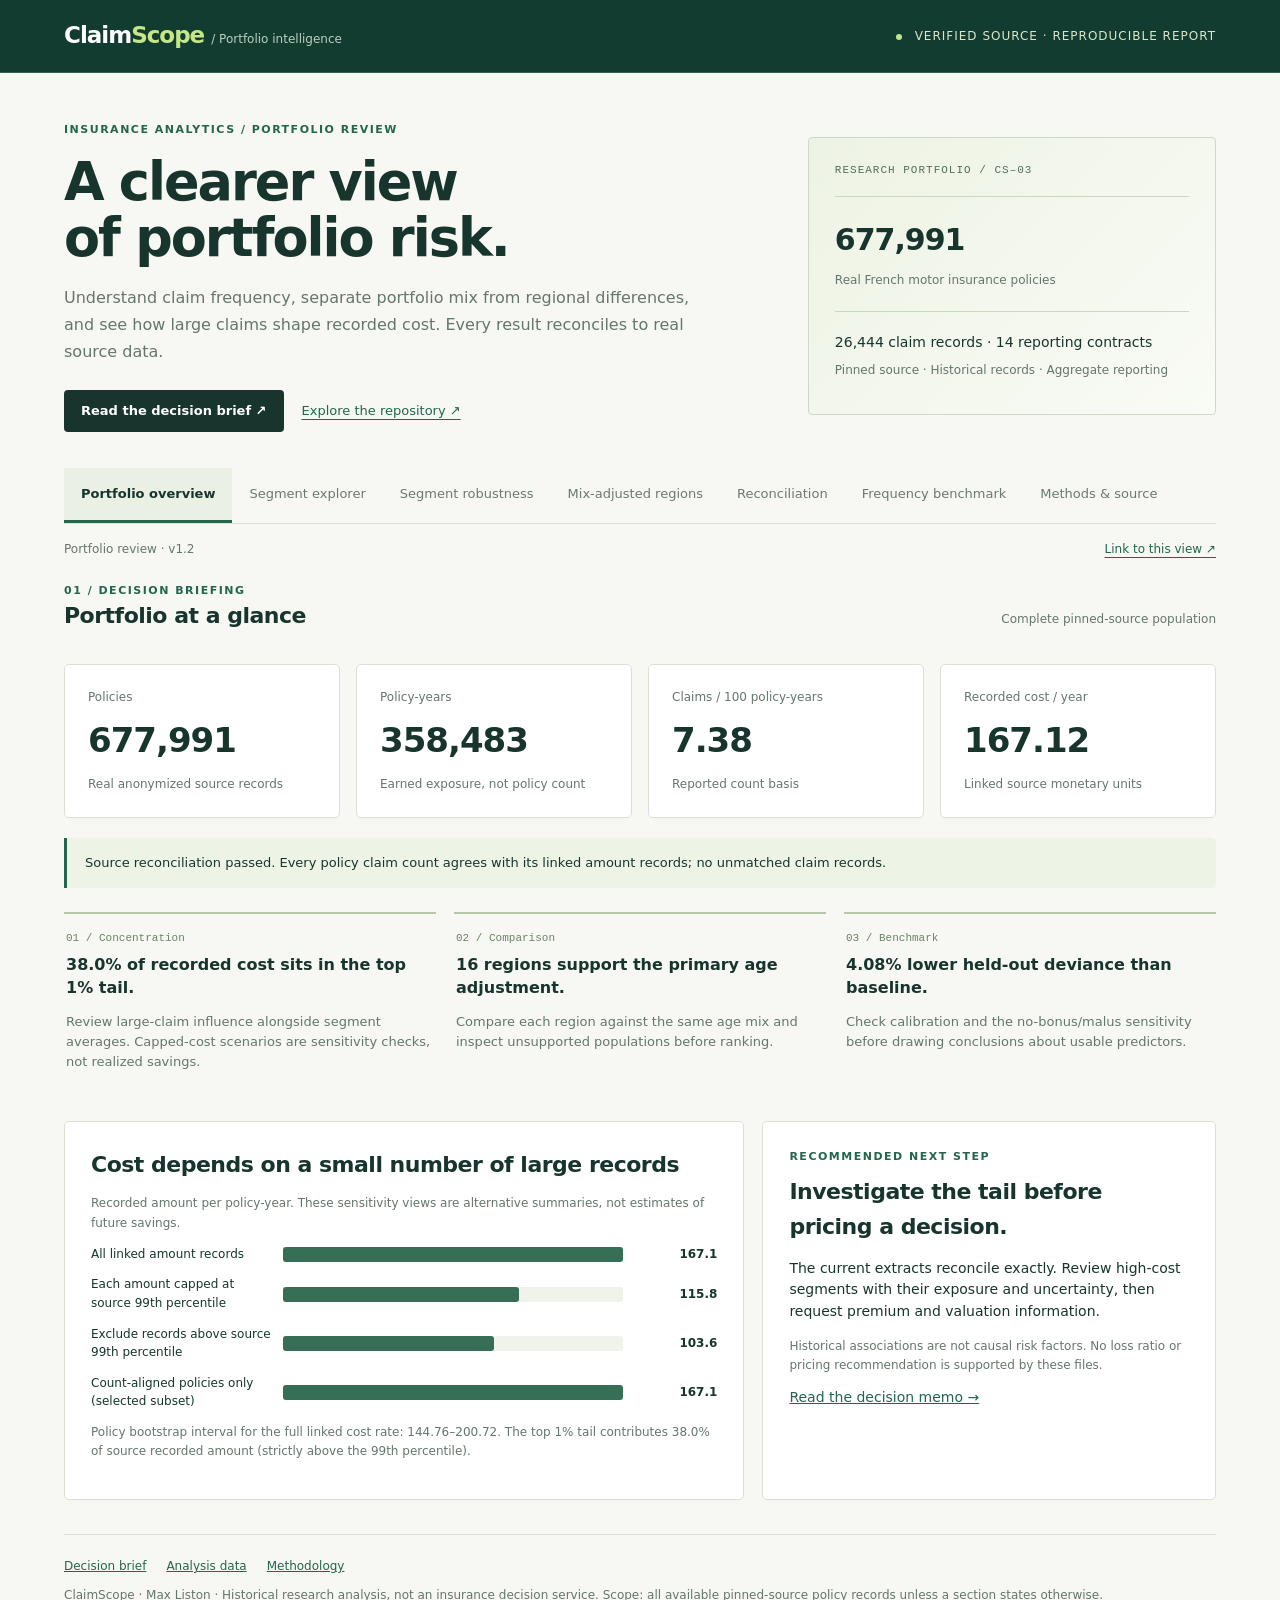
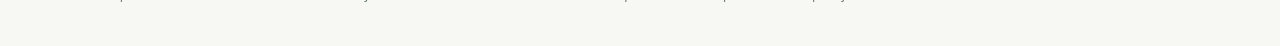
<file: docs/index.html>
<!doctype html>
<html lang="en">
  <head>
    <meta charset="utf-8" />
    <meta name="viewport" content="width=device-width,initial-scale=1" />
    <title>ClaimScope · Insurance portfolio intelligence</title>
    <meta
      name="description"
      content="Auditable motor insurance portfolio reporting with real policy data, age-standardized regional comparisons, uncertainty estimates, and reproducible SQL."
    />
    <style>
      :root {
  --ink: #17352d;
  --muted: #65766c;
  --paper: #f4f5ef;
  --line: #dce1d6;
  --green: #23654d;
  --lime: #c5e788;
  --orange: #b65d2b;
}
* {
  box-sizing: border-box;
}
body {
  margin: 0;
  background: var(--paper);
  color: var(--ink);
  font:
    15px/1.55 system-ui,
    sans-serif;
}
a {
  color: var(--green);
}
button,
select {
  font: inherit;
}
header {
  background: #133c30;
  color: #fff;
  padding: 22px 5vw;
  display: flex;
  align-items: center;
  justify-content: space-between;
  gap: 20px;
}
.brand {
  font-size: 23px;
  font-weight: 760;
  letter-spacing: -1px;
}
.brand span {
  color: var(--lime);
}
.status {
  font-size: 12px;
  letter-spacing: 1px;
  color: #d8e7cb;
}
main {
  max-width: 1380px;
  margin: auto;
  padding: 40px 5vw;
}
h1 {
  font-size: clamp(32px, 4vw, 51px);
  line-height: 1.1;
  letter-spacing: -1.8px;
  margin: 14px 0 18px;
  max-width: 850px;
}
h2 {
  font-size: 22px;
  letter-spacing: -0.5px;
  margin: 0 0 10px;
}
h3 {
  font-size: 16px;
  margin: 0 0 8px;
}
.eyebrow {
  font-size: 11px;
  letter-spacing: 1.5px;
  font-weight: 750;
  text-transform: uppercase;
  color: var(--green);
}
.lede {
  max-width: 780px;
  color: var(--muted);
  font-size: 17px;
}
.intro {
  padding-bottom: 28px;
}
.tabs {
  display: flex;
  gap: 8px;
  flex-wrap: wrap;
  border-bottom: 1px solid var(--line);
  padding-bottom: 16px;
  margin-bottom: 26px;
}
.tabs button {
  border: 1px solid var(--line);
  border-radius: 24px;
  padding: 9px 18px;
  background: transparent;
  color: var(--ink);
  cursor: pointer;
}
.tabs button[aria-selected="true"] {
  background: var(--ink);
  color: white;
  border-color: var(--ink);
}
button:focus-visible,
select:focus-visible,
a:focus-visible {
  outline: 3px solid var(--orange);
  outline-offset: 3px;
}
.panel[hidden] {
  display: none;
}
.cards {
  display: grid;
  grid-template-columns: repeat(4, 1fr);
  gap: 14px;
  margin: 20px 0;
}
.card,
.box {
  border: 1px solid var(--line);
  background: #fff;
  border-radius: 12px;
  padding: 22px;
}
.card label {
  color: var(--muted);
  font-size: 12px;
  display: block;
}
.number {
  font-size: 30px;
  font-weight: 680;
  letter-spacing: -1px;
  margin: 8px 0;
}
.caption {
  font-size: 12px;
  color: var(--muted);
}
.grid {
  display: grid;
  grid-template-columns: 1.5fr 1fr;
  gap: 18px;
  margin: 18px 0;
}
.note {
  padding: 15px 18px;
  border-left: 3px solid var(--orange);
  background: #fff5e9;
  border-radius: 0 8px 8px 0;
  margin: 18px 0;
  color: #61462e;
}
.good {
  background: #eaf3dc;
  border-color: var(--green);
  color: var(--ink);
}
.controls {
  display: flex;
  gap: 14px;
  align-items: end;
  flex-wrap: wrap;
  margin: 20px 0;
}
select {
  background: white;
  border: 1px solid #b7c4b9;
  border-radius: 6px;
  padding: 9px;
  max-width: 100%;
}
.controls label {
  font-size: 12px;
  display: grid;
  gap: 5px;
  color: var(--muted);
}
.chart {
  min-height: 100px;
}
.barrow {
  display: grid;
  grid-template-columns: 150px 1fr 90px;
  gap: 12px;
  align-items: center;
  margin: 12px 0;
  font-size: 12px;
}
.track {
  height: 15px;
  background: #edf1e8;
  border-radius: 3px;
  position: relative;
}
.fill {
  height: 100%;
  background: var(--green);
  border-radius: 3px;
}
.barrow small {
  color: var(--muted);
}
.scroll {
  overflow-x: auto;
}
table {
  border-collapse: collapse;
  width: 100%;
  font-size: 12px;
  font-variant-numeric: tabular-nums;
}
th {
  text-align: left;
  white-space: nowrap;
  color: var(--muted);
  font-weight: 600;
  background: #f7f8f3;
}
td,
th {
  padding: 12px 10px;
  border-bottom: 1px solid var(--line);
}
td.num,
th.num {
  text-align: right;
}
tbody tr:hover {
  background: #f6f9f0;
}
.pill {
  display: inline-block;
  font-size: 11px;
  background: #edf4e2;
  padding: 3px 8px;
  border-radius: 16px;
}
.warn {
  background: #fff0de;
  color: #8a4d20;
}
.formula {
  background: #f4f6ee;
  padding: 14px;
  border-radius: 8px;
  font-family: ui-monospace, monospace;
  font-size: 13px;
}
.foot {
  border-top: 1px solid var(--line);
  margin-top: 34px;
  padding-top: 22px;
  font-size: 12px;
  color: var(--muted);
}
ul {
  padding-left: 20px;
}
li {
  margin: 8px 0;
}
.download {
  display: inline-block;
  padding: 9px 14px;
  border-radius: 6px;
  border: 1px solid var(--green);
  color: var(--green);
  background: white;
  cursor: pointer;
  font-size: 13px;
}
.bullet {
  font-size: 30px;
  color: var(--green);
}
.calbar {
  display: flex;
  height: 13px;
  gap: 2px;
  margin: 3px 0;
}
.calbar div {
  background: var(--green);
}
.calbar.pred div {
  background: #a7c56d;
}
.legend {
  display: flex;
  gap: 18px;
  font-size: 12px;
  color: var(--muted);
}
.key {
  display: inline-block;
  width: 10px;
  height: 10px;
  background: var(--green);
  margin-right: 5px;
}
.key.light {
  background: #a7c56d;
}
code {
  overflow-wrap: anywhere;
}
@media (max-width: 900px) {
  .cards {
    grid-template-columns: repeat(2, 1fr);
  }
  .grid {
    grid-template-columns: 1fr;
  }
  .barrow {
    grid-template-columns: 115px 1fr 70px;
  }
  main {
    padding: 28px 5vw;
  }
  .number {
    font-size: 26px;
  }
}
@media (max-width: 480px) {
  .cards {
    grid-template-columns: 1fr 1fr;
  }
  .card {
    padding: 14px;
  }
  .number {
    font-size: 23px;
  }
  .status {
    display: none;
  }
  h1 {
    letter-spacing: -1px;
  }
  .box {
    padding: 17px;
  }
}

/* Portfolio review edition: typography, hierarchy, and compact analytical views. */
body {
  background: #f7f8f3;
  font-size: 14px;
  -webkit-font-smoothing: antialiased;
}
header {
  padding: 18px 5vw;
  border-bottom: 1px solid #386052;
}
main {
  max-width: 1440px;
  padding-top: 48px;
}
.intro {
  display: grid;
  grid-template-columns: 1.7fr 1fr;
  gap: 50px;
  align-items: center;
  padding-bottom: 36px;
}
h1 {
  font-size: clamp(36px, 4.1vw, 57px);
  font-weight: 650;
  letter-spacing: -2px;
  line-height: 1.07;
  margin-top: 16px;
}
.lede {
  font-size: 16px;
  line-height: 1.7;
  max-width: 640px;
}
.hero-aside {
  border: 1px solid #ccd9c5;
  background: linear-gradient(135deg, #edf3e4, #f9fbf5);
  border-radius: 4px;
  padding: 26px;
  position: relative;
}
.hero-aside .rule {
  height: 1px;
  background: #cad8c1;
  margin: 20px 0;
}
.hero-aside .big {
  font-size: 30px;
  font-weight: 650;
  letter-spacing: -1px;
}
.hero-aside p {
  margin: 8px 0;
}
.report-code {
  font:
    11px ui-monospace,
    monospace;
  letter-spacing: 1px;
  color: #536e5e;
}
.hero-actions {
  display: flex;
  gap: 18px;
  align-items: center;
  margin-top: 24px;
}
.primary-link {
  background: var(--ink);
  color: white;
  text-decoration: none;
  padding: 11px 17px;
  border-radius: 4px;
  font-weight: 600;
  font-size: 13px;
}
.secondary-link {
  font-size: 13px;
  text-underline-offset: 4px;
}
.tabs {
  gap: 0;
  padding: 0;
  margin-bottom: 32px;
}
.tabs button {
  border: 0;
  border-radius: 0;
  border-bottom: 3px solid transparent;
  padding: 16px 17px;
  color: #6c796e;
  font-size: 13px;
}
.tabs button[aria-selected="true"] {
  border-color: var(--green);
  background: #eaf0e3;
  color: var(--ink);
  font-weight: 700;
}
.card,
.box {
  border-radius: 5px;
  box-shadow: 0 2px 5px #233b2403;
}
.card {
  padding: 23px;
}
.number {
  font-size: 34px;
  font-weight: 650;
  font-variant-numeric: tabular-nums;
}
.box {
  padding: 26px;
}
.cards {
  gap: 16px;
}
.note {
  font-size: 13px;
  border-radius: 0 4px 4px 0;
}
.note.good {
  background: #edf4e6;
}
.findings {
  display: grid;
  grid-template-columns: repeat(3, 1fr);
  gap: 18px;
  margin-top: 24px;
}
.finding {
  border-top: 2px solid #b7c9a8;
  padding: 18px 2px;
}
.finding .index {
  font:
    11px ui-monospace,
    monospace;
  color: #6c8267;
  display: block;
  margin-bottom: 10px;
}
.finding h3 {
  font-size: 16px;
  line-height: 1.4;
}
.finding p {
  font-size: 13px;
  color: var(--muted);
}
.caption {
  line-height: 1.6;
}
.barrow {
  grid-template-columns: 180px 1fr 82px;
}
.barrow b {
  font-variant-numeric: tabular-nums;
  text-align: right;
}
.track {
  background: #f0f3e9;
}
.fill {
  background: #376e56;
}
.metric-head {
  display: flex;
  justify-content: space-between;
  gap: 16px;
  align-items: baseline;
}
.status-dot {
  display: inline-block;
  width: 6px;
  height: 6px;
  border-radius: 50%;
  background: #bfe58e;
  margin-right: 8px;
}
.skip {
  position: absolute;
  top: -50px;
  left: 20px;
  padding: 8px;
  background: white;
  z-index: 10;
}
.skip:focus {
  top: 8px;
}
.sr-only {
  position: absolute;
  width: 1px;
  height: 1px;
  padding: 0;
  margin: -1px;
  overflow: hidden;
  clip: rect(0, 0, 0, 0);
  white-space: nowrap;
  border: 0;
}
.delta {
  font-variant-numeric: tabular-nums;
}
.region-row {
  display: grid;
  grid-template-columns: 180px 1fr 100px;
  align-items: center;
  gap: 15px;
  margin: 14px 0;
  font-size: 12px;
}
.dual-track {
  height: 18px;
  position: relative;
  background: #f5f7ef;
}
.dual-track i {
  display: block;
  height: 7px;
  position: absolute;
  left: 0;
  background: #b4c88b;
  top: 1px;
}
.dual-track i.adjusted {
  top: 10px;
  background: #376e56;
}
.support-badge {
  font-size: 11px;
  padding: 3px 6px;
  background: #edf4e2;
  color: #315c37;
  white-space: nowrap;
}
.model-comparison {
  margin-top: 24px;
}
.footer-links {
  display: flex;
  gap: 20px;
  flex-wrap: wrap;
  margin-bottom: 10px;
}
@media (max-width: 1000px) {
  .intro {
    grid-template-columns: 1.4fr 1fr;
    gap: 25px;
  }
  .tabs button {
    padding: 13px 10px;
    font-size: 12px;
  }
  .barrow {
    grid-template-columns: 140px 1fr 70px;
  }
}
@media (max-width: 700px) {
  main {
    padding-top: 28px;
  }
  .intro {
    grid-template-columns: 1fr;
    gap: 20px;
  }
  .hero-aside {
    padding: 20px;
  }
  .hero-aside .rule {
    margin: 12px 0;
  }
  .hero-aside .big {
    font-size: 25px;
  }
  .findings {
    grid-template-columns: 1fr;
    gap: 0;
  }
  .tabs {
    display: grid;
    grid-template-columns: repeat(3, 1fr);
  }
  .tabs button {
    font-size: 12px;
    padding: 12px 7px;
  }
  .box {
    padding: 18px;
  }
  .barrow {
    grid-template-columns: 120px 1fr 65px;
  }
  .region-row {
    grid-template-columns: 110px 1fr 75px;
  }
  .number {
    font-size: 27px;
  }
  .hero-actions {
    gap: 12px;
    flex-wrap: wrap;
  }
}
@media print {
  header,
  .tabs,
  .controls,
  .hero-actions {
    display: none;
  }
  main {
    padding: 0;
  }
  .intro {
    display: block;
  }
  .hero-aside {
    display: none;
  }
  body {
    background: white;
  }
  .panel[hidden] {
    display: none;
  }
  .card,
  .box {
    break-inside: avoid;
    box-shadow: none;
  }
  .findings {
    display: block;
  }
  h1 {
    font-size: 32px;
  }
  .foot {
    font-size: 10px;
  }
}

.interval-row {
  display: grid;
  grid-template-columns: 180px 1fr 125px;
  gap: 16px;
  align-items: center;
  margin: 16px 0;
  font-size: 12px;
}
.interval-track {
  height: 25px;
  position: relative;
  background: #f3f6ed;
}
.interval-track .range {
  position: absolute;
  height: 5px;
  top: 10px;
  background: #b5c99b;
}
.interval-track .estimate {
  position: absolute;
  width: 8px;
  height: 8px;
  top: 8px;
  margin-left: -4px;
  border-radius: 50%;
  background: #225b43;
}
.interval-axis {
  display: flex;
  justify-content: space-between;
  margin: 0 125px 0 196px;
  font-size: 11px;
  color: var(--muted);
}
.view-tools {
  display: flex;
  justify-content: space-between;
  align-items: center;
  gap: 12px;
  margin: -16px 0 24px;
  color: var(--muted);
  font-size: 12px;
}
.view-tools a {
  text-underline-offset: 4px;
}
.box {
  min-width: 0;
}
.interval-row b {
  font-variant-numeric: tabular-nums;
  text-align: right;
}
@media (max-width: 700px) {
  .interval-row {
    grid-template-columns: 100px 1fr 80px;
    gap: 8px;
  }
  .interval-axis {
    margin-left: 108px;
    margin-right: 88px;
  }
  .view-tools {
    margin-top: -12px;
  }
}

/* Keep analytical sections compact; the overview retains its introduction. */
body:not([data-view="overview"]) .intro { display: none; }
.tabs { position: sticky; top: 0; z-index: 3; background: #f7f8f3; }

    </style>
  </head>
  <body data-view="overview">
    <a class="skip" href="#report">Skip to report</a>
    <header>
      <div class="brand">
        Claim<span>Scope</span>
        <span
          style="font-size:12px;font-weight:400;letter-spacing:0;color:#b9d0c1"
        >
          / Portfolio intelligence</span
        >
      </div>
      <div class="status">
        <span class="status-dot"></span> VERIFIED SOURCE · REPRODUCIBLE REPORT
      </div>
    </header>
    <main id="report">
      <div class="intro">
        <div>
          <div class="eyebrow">Insurance analytics / Portfolio review</div>
          <h1>A clearer view<br />of portfolio risk.</h1>
          <p class="lede">
            Understand claim frequency, separate portfolio mix from regional
            differences, and see how large claims shape recorded cost. Every
            result reconciles to real source data.
          </p>
          <div class="hero-actions">
            <a class="primary-link" href="reports/EXECUTIVE_MEMO.md"
              >Read the decision brief ↗</a
            ><a
              class="secondary-link"
              href="https://github.com/MaxListon/claimscope-insurance-analytics"
              >Explore the repository ↗</a
            >
          </div>
        </div>
        <aside class="hero-aside" aria-label="Report coverage">
          <div class="report-code">RESEARCH PORTFOLIO / CS–03</div>
          <div class="rule"></div>
          <div class="big" id="hero-policies"></div>
          <p class="caption">Real French motor insurance policies</p>
          <div class="rule"></div>
          <p id="hero-coverage"></p>
          <p class="caption">
            Pinned source · Historical records · Aggregate reporting
          </p>
        </aside>
      </div>
      <nav class="tabs" aria-label="Report sections" role="tablist">
        <button
          role="tab"
          id="tab-overview"
          aria-controls="overview"
          aria-selected="true"
          data-tab="overview"
        >
          Portfolio overview</button
        ><button
          role="tab"
          id="tab-segments"
          aria-controls="segments"
          aria-selected="false"
          data-tab="segments"
        >
          Segment explorer</button
        ><button
          role="tab"
          id="tab-robustness"
          aria-controls="robustness"
          aria-selected="false"
          data-tab="robustness"
        >
          Segment robustness</button
        ><button
          role="tab"
          id="tab-regions"
          aria-controls="regions"
          aria-selected="false"
          data-tab="regions"
        >
          Mix-adjusted regions</button
        ><button
          role="tab"
          id="tab-quality"
          aria-controls="quality"
          aria-selected="false"
          data-tab="quality"
        >
          Reconciliation</button
        ><button
          role="tab"
          id="tab-model"
          aria-controls="model"
          aria-selected="false"
          data-tab="model"
        >
          Frequency benchmark</button
        ><button
          role="tab"
          id="tab-methods"
          aria-controls="methods"
          aria-selected="false"
          data-tab="methods"
        >
          Methods & source
        </button>
      </nav>
      <div class="view-tools">
        <span>Portfolio review · v1.2</span
        ><a id="view-link" href="#overview">Link to this view ↗</a>
      </div>
      <section
        class="panel"
        id="overview"
        role="tabpanel"
        aria-labelledby="tab-overview"
      >
        <div class="eyebrow">01 / Decision briefing</div>
        <div class="metric-head">
          <h2>Portfolio at a glance</h2>
          <span class="caption">Complete pinned-source population</span>
        </div>
        <div class="cards" id="overview-cards"></div>
        <div class="note good" id="overview-note"></div>
        <div class="findings" id="decision-findings"></div>
        <div class="grid">
          <div class="box">
            <h2>Cost depends on a small number of large records</h2>
            <p class="caption">
              Recorded amount per policy-year. These sensitivity views are
              alternative summaries, not estimates of future savings.
            </p>
            <div id="sensitivity" class="chart"></div>
            <p class="caption" id="interval"></p>
          </div>
          <div class="box">
            <div class="eyebrow">Recommended next step</div>
            <h2 style="margin-top:10px">
              Investigate the tail before pricing a decision.
            </h2>
            <p>
              The current extracts reconcile exactly. Review high-cost segments
              with their exposure and uncertainty, then request premium and
              valuation information.
            </p>
            <p class="caption">
              Historical associations are not causal risk factors. No loss ratio
              or pricing recommendation is supported by these files.
            </p>
            <a href="reports/EXECUTIVE_MEMO.md">Read the decision memo →</a>
          </div>
        </div>
      </section>
      <section
        class="panel"
        id="segments"
        role="tabpanel"
        aria-labelledby="tab-segments"
        hidden
      >
        <div class="eyebrow">02 / Portfolio segmentation</div>
        <h2>Compare rates, not just totals</h2>
        <p class="caption">
          Controls affect this section only. Portfolio, reconciliation, and
          benchmark figures use the complete relevant population.
        </p>
        <div class="controls">
          <label
            >Group policies by<select
              aria-label="Group policies by"
              id="dimension"
            ></select></label
          ><label
            >Compare metric<select aria-label="Compare metric" id="metric">
              <option value="frequency">
                Reported claims / 100 policy-years
              </option>
              <option value="recorded_cost_per_year">
                Recorded amount / policy-year
              </option>
              <option value="mean_recorded_claim">
                Mean recorded claim amount
              </option>
            </select></label
          ><label
            >Minimum policy-years<select
              aria-label="Minimum policy-years"
              id="minimum"
            >
              <option value="0">All segments</option>
              <option value="1000" selected>1,000</option>
              <option value="5000">5,000</option>
              <option value="20000">20,000</option>
            </select></label
          ><button class="download" id="download">
            Export visible rows (CSV)
          </button>
        </div>
        <div class="box">
          <div id="segment-chart"></div>
          <p class="caption">
            Bars sorted by selected metric. Full table includes 95% Poisson
            frequency intervals, which assume independent Poisson counts and may
            understate uncertainty under heterogeneity.
          </p>
          <div class="scroll"><table id="segment-table"></table></div>
        </div>
        <div class="note">
          Count frequency uses reported policy counts. Recorded amount metrics
          use linked amount records. Their definitions differ when extracts
          disagree. Low-volume segments are flagged; raw comparisons do not
          adjust for portfolio mix.
        </div>
      </section>
      <section
        class="panel"
        id="robustness"
        role="tabpanel"
        aria-labelledby="tab-robustness"
        hidden
      >
        <div class="eyebrow">Decision confidence / Policy bootstrap</div>
        <h2>Which segment conclusions survive the uncertainty?</h2>
        <p class="lede">
          Resample complete policies, preserve zero-claim exposure, and compare
          recorded cost before and after a common claim cap. Inspect the
          stability of a ranking before using it to prioritize a review.
        </p>
        <div class="controls">
          <label
            >Review segments by<select
              id="robust-dimension"
              aria-label="Review segments by"
            ></select></label
          ><label
            >Uncertainty metric<select
              id="robust-metric"
              aria-label="Uncertainty metric"
            >
              <option value="cost">Recorded cost / policy-year</option>
              <option value="frequency">Claims / 100 policy-years</option>
            </select></label
          >
        </div>
        <div class="cards" id="robust-cards"></div>
        <div class="box">
          <h3>Observed estimates and 95% policy-bootstrap intervals</h3>
          <div id="robust-chart" aria-live="polite"></div>
          <div class="interval-axis" id="robust-axis"></div>
          <p class="caption">
            Dots mark observed rates; pale lines show within-segment percentile
            intervals from 400 policy resamples. These intervals describe sample
            variability under independent-policy sampling, not future claims,
            reserve adequacy, or simultaneous coverage across segments.
          </p>
          <div class="scroll"><table id="robust-table"></table></div>
        </div>
        <div class="grid">
          <div class="box">
            <h3>Interpret the ranking carefully</h3>
            <p>
              Top-quartile share is how often an eligible segment appears in the
              highest-cost quarter of within-dimension resamples. It is a
              descriptive stability measure, not a probability of intrinsic risk
              or future loss.
            </p>
            <p class="caption">
              Ranking eligibility requires at least 1,000 policy-years and 30
              reported claims. The top quarter contains ceil(eligible segments ÷
              4), with label order breaking exact resample ties. Segment sample
              sizes are held fixed.
            </p>
          </div>
          <div class="box">
            <h3>Is a large policy driving the result?</h3>
            <p>
              The largest-policy share reports the contribution of one policy's
              combined recorded claims. The capped ranking uses the same
              exposure and caps each linked claim record at the full source 99th
              percentile.
            </p>
            <p class="caption">
              Capping changes the outcome definition. A changed rank
              demonstrates tail sensitivity; it does not identify the correct
              premium, estimate savings, or establish causation.
            </p>
          </div>
        </div>
        <div class="note">
          Few claims and rare losses limit every interval. An empirical
          bootstrap cannot create unobserved events or unseen extreme losses.
          For a zero-claim segment, its bootstrap frequency interval is
          degenerate; the Segment explorer's Poisson upper bound provides a
          complementary assumption-based view.
        </div>
        <p>
          <a href="reports/segment_robustness.csv"
            >Download all segment robustness results (CSV)</a
          >
        </p>
      </section>

      <section
        class="panel"
        id="regions"
        role="tabpanel"
        aria-labelledby="tab-regions"
        hidden
      >
        <div class="eyebrow">Portfolio mix / Direct standardization</div>
        <h2>How much does the age mix change the comparison?</h2>
        <p class="lede">
          Apply the same portfolio-wide driver-age distribution to every
          supported region. Compare crude frequency with an age-standardized
          rate before interpreting a regional ranking.
        </p>
        <div class="cards" id="region-cards"></div>
        <div class="box">
          <div class="controls">
            <label
              >Rank regions by<select
                id="region-sort"
                aria-label="Rank regions by"
              >
                <option value="standardized_rate">
                  Age-standardized frequency
                </option>
                <option value="crude_rate">Crude frequency</option>
              </select></label
            ><label
              >Minimum exposure in every age band<select
                id="region-support"
                aria-label="Minimum exposure in every age band"
              >
                <option value="50">50 policy-years</option>
                <option value="100" selected>100 policy-years</option>
                <option value="250">250 policy-years</option>
              </select></label
            >
          </div>
          <div class="legend">
            <span><i class="key light"></i>Crude</span
            ><span><i class="key"></i>Age-standardized</span>
          </div>
          <div id="region-chart" aria-live="polite"></div>
          <p class="caption">
            Claims per 100 policy-years. A common age distribution removes
            measured age composition only. Region differences can still reflect
            other products, drivers, vehicles, or selection.
          </p>
          <div class="scroll"><table id="region-table"></table></div>
          <p class="caption">
            95% standardized intervals use independent Poisson cell counts and a
            normal approximation. Regions failing any age-band exposure
            requirement remain visible as unsupported; their rates are not
            imputed.
          </p>
        </div>
        <div class="note">
          A standardized rate is a descriptive comparison, not a causal regional
          effect or an underwriting recommendation. Rankings are exploratory and
          do not adjust for multiple comparisons.
        </div>
        <p class="caption">
          <a href="reports/regions.csv"
            >Download the primary standardization report (100 policy-years per
            age band)</a
          >
        </p>
      </section>
      <section
        class="panel"
        id="quality"
        role="tabpanel"
        aria-labelledby="tab-quality"
        hidden
      >
        <div class="eyebrow">03 / Audit trail</div>
        <h2>Every total has a route back to the source</h2>
        <div class="cards" id="quality-cards"></div>
        <div class="box">
          <h3>Policy count vs amount-record count</h3>
          <div class="scroll"><table id="reconciliation-table"></table></div>
          <p class="caption">
            All policy records remain in the denominator, including those
            without a claim. Orphan amount records are excluded from linked
            metrics and explicitly reconciled to source totals.
          </p>
        </div>
        <div class="grid">
          <div class="box">
            <h3>Build contracts</h3>
            <div id="checks"></div>
          </div>
          <div class="box">
            <h3>The join that breaks a report</h3>
            <p>
              A policy with three amount records appears three times after a
              direct join. Summing its exposure would count it three times.
            </p>
            <div class="formula">
              claims → GROUP BY policy → LEFT JOIN policies
            </div>
            <p id="join-warning"></p>
            <p class="caption">
              Duplicate-looking amount records are retained: the source provides
              no claim ID to establish that identical amounts are duplicate
              claims.
            </p>
          </div>
        </div>
      </section>
      <section
        class="panel"
        id="model"
        role="tabpanel"
        aria-labelledby="tab-model"
        hidden
      >
        <div class="eyebrow">04 / Held-out diagnostic</div>
        <h2>Measure model performance—and its dependencies</h2>
        <p>
          Regularized Poisson regression predicts annual claim frequency.
          Exposure weights make a short policy contribute proportionally less
          than a full policy-year.
        </p>
        <div class="cards" id="model-cards"></div>
        <div class="grid">
          <div class="box">
            <h3>Calibration across held-out risk deciles</h3>
            <div class="legend">
              <span><i class="key"></i>Observed</span
              ><span><i class="key light"></i>Predicted</span>
            </div>
            <div id="calibration"></div>
            <p class="caption">
              Claims per 100 policy-years; deciles use predicted rate. Tied
              predictions are deterministically ordered by policy ID. The
              downloadable CSV preserves exposure and counts.
            </p>
          </div>
          <div class="box">
            <h3>Evaluation design</h3>
            <div id="model-details"></div>
            <p>
              Features: driver age band, vehicle age band, bonus/malus band,
              area, fuel, region, and vehicle power. Identifiers and
              amount-record outcomes are excluded.
            </p>
            <p class="caption">
              Policy ID hashing separates train / validation / test. No dates or
              customer linkage are available, so this is neither temporal
              validation nor evidence of generalization to new customers.
              Bonus/malus availability at underwriting is unverified.
            </p>
          </div>
        </div>
        <div class="box model-comparison">
          <h3>Does the result depend on bonus/malus information?</h3>
          <p class="caption">
            A frozen sensitivity model removes bonus/malus, whose availability
            at original underwriting is unverified. The original split and
            selected regularization are unchanged. This extension follows
            inspection of the original holdout; it is not fresh validation.
          </p>
          <div class="scroll"><table id="ablation-table"></table></div>
          <p id="model-uncertainty" class="caption"></p>
        </div>
        <div class="note">
          Exploratory benchmark only. No premium quoting, underwriting,
          protected-group fairness conclusion, or production model endpoint.
          Lower deviance measures average count fit, not profit.
        </div>
      </section>
      <section
        class="panel"
        id="methods"
        role="tabpanel"
        aria-labelledby="tab-methods"
        hidden
      >
        <div class="eyebrow">05 / Reproducibility</div>
        <h2>Definitions that travel with the dashboard</h2>
        <div class="grid">
          <div class="box">
            <h3>Metric dictionary</h3>
            <ul>
              <li>
                <b>Policy-years:</b> sum of source exposure, without clipping
                values above one.
              </li>
              <li><b>Frequency:</b> reported claim count ÷ policy-years.</li>
              <li>
                <b>Recorded cost / year:</b> linked recorded amounts ÷
                policy-years.
              </li>
              <li>
                <b>Mean recorded claim:</b> linked recorded amounts ÷ linked
                amount-record count.
              </li>
              <li>
                <b>Loss ratio:</b> unavailable, because earned premium is
                absent.
              </li>
            </ul>
            <p>
              Amount units are left as source monetary units; inflation and
              valuation dates are not available. Some amounts follow French
              IRSA-IDA settlement conventions.
            </p>
          </div>
          <div class="box">
            <h3>Real source, pinned version</h3>
            <p>
              CASdatasets · freMTPL2freq and freMTPL2sev. Anonymized French
              motor third-party liability records from a private insurer.
            </p>
            <p>
              <a
                href="https://github.com/dutangc/CASdatasets"
                target="_blank"
                rel="noopener"
                >Original dataset repository ↗</a
              >
            </p>
            <p class="caption" id="source-version"></p>
            <p>
              Policy bootstrap: 400 resamples, seed 20261110. All claims
              belonging to a policy remain together. This measures sample
              variability, not reserve uncertainty, inflation, or future
              portfolio drift.
            </p>
            <p>
              <a href="reports/analysis.json">Download analysis JSON</a> ·
              <a href="reports/segments.csv">Segment CSV</a> ·
              <a href="reports/calibration.csv">Calibration CSV</a>
            </p>
          </div>
        </div>
        <div class="note good">
          Rebuild with the Python pipeline to verify source fingerprints, rerun
          SQL reconciliation, refit the benchmark, and regenerate every figure.
          This page works offline and includes aggregate results only.
        </div>
      </section>
      <div class="foot">
        <div class="footer-links">
          <a href="reports/EXECUTIVE_MEMO.md">Decision brief</a
          ><a href="reports/analysis.json">Analysis data</a
          ><a
            href="https://github.com/MaxListon/claimscope-insurance-analytics/blob/main/docs/METHODOLOGY.md"
            >Methodology</a
          >
        </div>
        ClaimScope · Max Liston · Historical research analysis, not an insurance
        decision service. Scope: all available pinned-source policy records
        unless a section states otherwise.
      </div>
    </main>
    <script id="dataset" type="application/json">
      {"segment_robustness": [{"dimension": "Area", "segment": "A", "policies": 103952, "exposure": 61966.1377124036, "reported_claims": 3364, "frequency": 0.0542877146, "frequency_bootstrap_lower": 0.05249897, "frequency_bootstrap_upper": 0.0563066615, "cost_per_year": 124.9009693959, "cost_bootstrap_lower": 102.1620407165, "cost_bootstrap_upper": 150.4949581469, "capped_cost_per_year": 82.8758597774, "largest_policy_amount_share": 0.0494797693, "ranking_eligible": true, "cost_rank": 6.0, "capped_cost_rank": 6.0, "cost_top_quartile_resample_share": 0.0}, {"dimension": "Area", "segment": "B", "policies": 75457, "exposure": 43010.7539306834, "reported_claims": 2633, "frequency": 0.0612172482, "frequency_bootstrap_lower": 0.0588702261, "frequency_bootstrap_upper": 0.0634846716, "cost_per_year": 206.3200178797, "cost_bootstrap_lower": 100.5950955455, "cost_bootstrap_upper": 399.527268025, "capped_cost_per_year": 95.8594856683, "largest_policy_amount_share": 0.4592528697, "ranking_eligible": true, "cost_rank": 1.0, "capped_cost_rank": 5.0, "cost_top_quartile_resample_share": 0.625}, {"dimension": "Area", "segment": "C", "policies": 191874, "exposure": 104443.1637847144, "reported_claims": 7093, "frequency": 0.0679125348, "frequency_bootstrap_lower": 0.0662884397, "frequency_bootstrap_upper": 0.0696298215, "cost_per_year": 139.9045365968, "cost_bootstrap_lower": 118.7373960773, "cost_bootstrap_upper": 167.771395198, "capped_cost_per_year": 103.7689330471, "largest_policy_amount_share": 0.0960976293, "ranking_eligible": true, "cost_rank": 5.0, "capped_cost_rank": 4.0, "cost_top_quartile_resample_share": 0.0025}, {"dimension": "Area", "segment": "D", "policies": 151592, "exposure": 77116.9216917434, "reported_claims": 6458, "frequency": 0.0837429692, "frequency_bootstrap_lower": 0.0814720135, "frequency_bootstrap_upper": 0.0857143784, "cost_per_year": 187.851133606, "cost_bootstrap_lower": 158.4688042264, "cost_bootstrap_upper": 227.995367917, "capped_cost_per_year": 133.9044484851, "largest_policy_amount_share": 0.0898196594, "ranking_eligible": true, "cost_rank": 3.0, "capped_cost_rank": 2.0, "cost_top_quartile_resample_share": 0.485}, {"dimension": "Area", "segment": "E", "policies": 137163, "exposure": 63817.1042697807, "reported_claims": 6122, "frequency": 0.0959303947, "frequency_bootstrap_lower": 0.0935213846, "frequency_bootstrap_upper": 0.0981146883, "cost_per_year": 203.9802095214, "cost_bootstrap_lower": 178.8363302925, "cost_bootstrap_upper": 238.3098850967, "capped_cost_per_year": 157.3919446978, "largest_policy_amount_share": 0.0594903695, "ranking_eligible": true, "cost_rank": 2.0, "capped_cost_rank": 1.0, "cost_top_quartile_resample_share": 0.8725}, {"dimension": "Area", "segment": "F", "policies": 17953, "exposure": 8128.7540736582, "reported_claims": 774, "frequency": 0.0952175442, "frequency_bootstrap_lower": 0.0882914849, "frequency_bootstrap_upper": 0.1015994511, "cost_per_year": 145.1152795756, "cost_bootstrap_lower": 115.9661626012, "cost_bootstrap_upper": 184.2036379335, "capped_cost_per_year": 126.4484983413, "largest_policy_amount_share": 0.0972866441, "ranking_eligible": true, "cost_rank": 4.0, "capped_cost_rank": 3.0, "cost_top_quartile_resample_share": 0.015}, {"dimension": "Bonus / malus", "segment": "101+", "policies": 7794, "exposure": 3571.3190029194, "reported_claims": 1256, "frequency": 0.3516907896, "frequency_bootstrap_lower": 0.3322607352, "frequency_bootstrap_upper": 0.3712787662, "cost_per_year": 716.8022677076, "cost_bootstrap_lower": 583.9827511497, "cost_bootstrap_upper": 895.7220551536, "capped_cost_per_year": 569.1184014473, "largest_policy_amount_share": 0.0821269981, "ranking_eligible": true, "cost_rank": 1.0, "capped_cost_rank": 1.0, "cost_top_quartile_resample_share": 1.0}, {"dimension": "Bonus / malus", "segment": "50 (maximum bonus)", "policies": 384142, "exposure": 225222.4909027622, "reported_claims": 11592, "frequency": 0.0514691049, "frequency_bootstrap_lower": 0.0505885244, "frequency_bootstrap_upper": 0.0524150777, "cost_per_year": 98.9350305588, "cost_bootstrap_lower": 90.6301332951, "cost_bootstrap_upper": 107.4459152958, "capped_cost_per_year": 78.132731973, "largest_policy_amount_share": 0.0179161027, "ranking_eligible": true, "cost_rank": 3.0, "capped_cost_rank": 3.0, "cost_top_quartile_resample_share": 0.0}, {"dimension": "Bonus / malus", "segment": "51\u2013100", "policies": 286055, "exposure": 129689.0255573022, "reported_claims": 13596, "frequency": 0.1048353933, "frequency_bootstrap_lower": 0.1030202175, "frequency_bootstrap_upper": 0.1065823506, "cost_per_year": 270.3921381883, "cost_bootstrap_lower": 218.1288262608, "cost_bootstrap_upper": 362.7836144145, "capped_cost_per_year": 168.5968041478, "largest_policy_amount_share": 0.1162178973, "ranking_eligible": true, "cost_rank": 2.0, "capped_cost_rank": 2.0, "cost_top_quartile_resample_share": 0.0}, {"dimension": "Driver age", "segment": "18\u201324", "policies": 30196, "exposure": 12487.371084662, "reported_claims": 2011, "frequency": 0.1610427036, "frequency_bootstrap_lower": 0.1541169952, "frequency_bootstrap_upper": 0.1682190272, "cost_per_year": 940.2574913804, "cost_bootstrap_lower": 418.3893366966, "cost_bootstrap_upper": 1614.2572480443, "capped_cost_per_year": 285.5162840783, "largest_policy_amount_share": 0.3470982953, "ranking_eligible": true, "cost_rank": 1.0, "capped_cost_rank": 1.0, "cost_top_quartile_resample_share": 1.0}, {"dimension": "Driver age", "segment": "25\u201334", "policies": 140944, "exposure": 64597.3644367093, "reported_claims": 4973, "frequency": 0.076984565, "frequency_bootstrap_lower": 0.0747713843, "frequency_bootstrap_upper": 0.0791731024, "cost_per_year": 154.1459159647, "cost_bootstrap_lower": 135.6981271455, "cost_bootstrap_upper": 173.6705068212, "capped_cost_per_year": 119.7474766572, "largest_policy_amount_share": 0.0277825986, "ranking_eligible": true, "cost_rank": 2.0, "capped_cost_rank": 2.0, "cost_top_quartile_resample_share": 0.75}, {"dimension": "Driver age", "segment": "35\u201349", "policies": 252118, "exposure": 131223.1706617262, "reported_claims": 9563, "frequency": 0.0728758492, "frequency_bootstrap_lower": 0.0714839895, "frequency_bootstrap_upper": 0.0744672257, "cost_per_year": 139.1933794763, "cost_bootstrap_lower": 125.4840753024, "cost_bootstrap_upper": 154.1310746426, "capped_cost_per_year": 111.5848699903, "largest_policy_amount_share": 0.042397738, "ranking_eligible": true, "cost_rank": 3.0, "capped_cost_rank": 3.0, "cost_top_quartile_resample_share": 0.08}, {"dimension": "Driver age", "segment": "50\u201364", "policies": 181574, "exposure": 102186.1494490606, "reported_claims": 7033, "frequency": 0.0688253745, "frequency_bootstrap_lower": 0.0669419792, "frequency_bootstrap_upper": 0.070591858, "cost_per_year": 130.0200808195, "cost_bootstrap_lower": 118.0264135999, "cost_bootstrap_upper": 145.7674518634, "capped_cost_per_year": 106.8080391995, "largest_policy_amount_share": 0.0300471252, "ranking_eligible": true, "cost_rank": 5.0, "capped_cost_rank": 4.0, "cost_top_quartile_resample_share": 0.0025}, {"dimension": "Driver age", "segment": "65+", "policies": 73159, "exposure": 47988.7798308257, "reported_claims": 2864, "frequency": 0.0596806172, "frequency_bootstrap_lower": 0.0575387112, "frequency_bootstrap_upper": 0.0618239369, "cost_per_year": 138.7575263108, "cost_bootstrap_lower": 113.5744972175, "cost_bootstrap_upper": 168.1476833747, "capped_cost_per_year": 96.6343645816, "largest_policy_amount_share": 0.0431643556, "ranking_eligible": true, "cost_rank": 4.0, "capped_cost_rank": 5.0, "cost_top_quartile_resample_share": 0.1675}, {"dimension": "Fuel", "segment": "Diesel", "policies": 332128, "exposure": 170653.9731267311, "reported_claims": 13450, "frequency": 0.0788144557, "frequency_bootstrap_lower": 0.0774136614, "frequency_bootstrap_upper": 0.0801011717, "cost_per_year": 161.699569277, "cost_bootstrap_lower": 148.3745446093, "cost_bootstrap_upper": 178.8576280479, "capped_cost_per_year": 124.0492033214, "largest_policy_amount_share": 0.0280638032, "ranking_eligible": true, "cost_rank": 2.0, "capped_cost_rank": 1.0, "cost_top_quartile_resample_share": 0.4125}, {"dimension": "Fuel", "segment": "Regular", "policies": 345863, "exposure": 187828.8623362527, "reported_claims": 12994, "frequency": 0.0691799963, "frequency_bootstrap_lower": 0.0679309223, "frequency_bootstrap_upper": 0.070474744, "cost_per_year": 172.0424760501, "cost_bootstrap_lower": 134.7300510613, "cost_bootstrap_upper": 231.0943878222, "capped_cost_per_year": 108.2124304922, "largest_policy_amount_share": 0.12611661, "ranking_eligible": true, "cost_rank": 1.0, "capped_cost_rank": 2.0, "cost_top_quartile_resample_share": 0.5875}, {"dimension": "Region", "segment": "Alsace", "policies": 2200, "exposure": 1209.1158230406, "reported_claims": 92, "frequency": 0.0760886577, "frequency_bootstrap_lower": 0.061530669, "frequency_bootstrap_upper": 0.0943388577, "cost_per_year": 100.424614157, "cost_bootstrap_lower": 72.0441563832, "cost_bootstrap_upper": 138.2731092143, "capped_cost_per_year": 100.424614157, "largest_policy_amount_share": 0.0988612805, "ranking_eligible": true, "cost_rank": 19.0, "capped_cost_rank": 17.0, "cost_top_quartile_resample_share": 0.0025}, {"dimension": "Region", "segment": "Aquitaine", "policies": 31329, "exposure": 14322.1666921177, "reported_claims": 1055, "frequency": 0.0736620389, "frequency_bootstrap_lower": 0.0692060388, "frequency_bootstrap_upper": 0.0782043564, "cost_per_year": 133.7883143795, "cost_bootstrap_lower": 113.1592938442, "cost_bootstrap_upper": 157.6377251174, "capped_cost_per_year": 117.5309774132, "largest_policy_amount_share": 0.0446482695, "ranking_eligible": true, "cost_rank": 12.0, "capped_cost_rank": 8.0, "cost_top_quartile_resample_share": 0.0575}, {"dimension": "Region", "segment": "Auvergne", "policies": 5287, "exposure": 2322.8842286099, "reported_claims": 141, "frequency": 0.0607003992, "frequency_bootstrap_lower": 0.0508407526, "frequency_bootstrap_upper": 0.0692621896, "cost_per_year": 79.2010328083, "cost_bootstrap_lower": 60.845448265, "cost_bootstrap_upper": 99.411117098, "capped_cost_per_year": 79.2010328083, "largest_policy_amount_share": 0.0543552615, "ranking_eligible": true, "cost_rank": 20.0, "capped_cost_rank": 20.0, "cost_top_quartile_resample_share": 0.0}, {"dimension": "Region", "segment": "Basse-Normandie", "policies": 10892, "exposure": 6657.8011423011, "reported_claims": 452, "frequency": 0.0678902824, "frequency_bootstrap_lower": 0.0608020504, "frequency_bootstrap_upper": 0.0745306893, "cost_per_year": 139.6628241255, "cost_bootstrap_lower": 98.1305856007, "cost_bootstrap_upper": 200.0993580734, "capped_cost_per_year": 102.0569830004, "largest_policy_amount_share": 0.1311604698, "ranking_eligible": true, "cost_rank": 10.0, "capped_cost_rank": 15.0, "cost_top_quartile_resample_share": 0.2225}, {"dimension": "Region", "segment": "Bourgogne", "policies": 10491, "exposure": 5025.0986091773, "reported_claims": 345, "frequency": 0.0686553691, "frequency_bootstrap_lower": 0.0611060847, "frequency_bootstrap_upper": 0.0757135177, "cost_per_year": 126.6239907885, "cost_bootstrap_lower": 94.6074989407, "cost_bootstrap_upper": 161.597407305, "capped_cost_per_year": 109.1482760156, "largest_policy_amount_share": 0.0854947157, "ranking_eligible": true, "cost_rank": 14.0, "capped_cost_rank": 10.0, "cost_top_quartile_resample_share": 0.045}, {"dimension": "Region", "segment": "Bretagne", "policies": 42120, "exposure": 27752.4436746762, "reported_claims": 1871, "frequency": 0.0674174866, "frequency_bootstrap_lower": 0.0640583395, "frequency_bootstrap_upper": 0.0705918364, "cost_per_year": 140.5660451285, "cost_bootstrap_lower": 112.3716540411, "cost_bootstrap_upper": 176.1473083035, "capped_cost_per_year": 104.3651201297, "largest_policy_amount_share": 0.0787214523, "ranking_eligible": true, "cost_rank": 9.0, "capped_cost_rank": 14.0, "cost_top_quartile_resample_share": 0.1625}, {"dimension": "Region", "segment": "Centre", "policies": 160595, "exposure": 102707.8533857325, "reported_claims": 6475, "frequency": 0.0630428909, "frequency_bootstrap_lower": 0.0616506232, "frequency_bootstrap_upper": 0.064874114, "cost_per_year": 185.7190247017, "cost_bootstrap_lower": 127.5887706632, "cost_bootstrap_upper": 285.8853515736, "capped_cost_per_year": 94.6272159491, "largest_policy_amount_share": 0.2136536192, "ranking_eligible": true, "cost_rank": 6.0, "capped_cost_rank": 19.0, "cost_top_quartile_resample_share": 0.745}, {"dimension": "Region", "segment": "Champagne-Ardenne", "policies": 3025, "exposure": 1204.881509095, "reported_claims": 77, "frequency": 0.0639066991, "frequency_bootstrap_lower": 0.0473067391, "frequency_bootstrap_upper": 0.0804488086, "cost_per_year": 399.4154913718, "cost_bootstrap_lower": 57.0042627311, "cost_bootstrap_upper": 1064.9675827124, "capped_cost_per_year": 106.7056661004, "largest_policy_amount_share": 0.7957536851, "ranking_eligible": true, "cost_rank": 1.0, "capped_cost_rank": 12.0, "cost_top_quartile_resample_share": 0.63}, {"dimension": "Region", "segment": "Corse", "policies": 4516, "exposure": 1765.9353993562, "reported_claims": 132, "frequency": 0.0747479212, "frequency_bootstrap_lower": 0.0613826604, "frequency_bootstrap_upper": 0.089663297, "cost_per_year": 263.0801501399, "cost_bootstrap_lower": 116.0758543969, "cost_bootstrap_upper": 507.0838893653, "capped_cost_per_year": 155.9923585542, "largest_policy_amount_share": 0.4329585775, "ranking_eligible": true, "cost_rank": 2.0, "capped_cost_rank": 1.0, "cost_top_quartile_resample_share": 0.7475}, {"dimension": "Region", "segment": "Franche-Comte", "policies": 1326, "exposure": 564.0129463283, "reported_claims": 38, "frequency": 0.06737434, "frequency_bootstrap_lower": 0.0480624853, "frequency_bootstrap_upper": 0.085853953, "cost_per_year": 135.695661772, "cost_bootstrap_lower": 61.0661982507, "cost_bootstrap_upper": 235.3845356099, "capped_cost_per_year": 124.0096605146, "largest_policy_amount_share": 0.3010720318, "ranking_eligible": false, "cost_rank": null, "capped_cost_rank": null, "cost_top_quartile_resample_share": null}, {"dimension": "Region", "segment": "Haute-Normandie", "policies": 8784, "exposure": 3177.682181301, "reported_claims": 220, "frequency": 0.0692328519, "frequency_bootstrap_lower": 0.059420064, "frequency_bootstrap_upper": 0.0783677682, "cost_per_year": 103.0605206295, "cost_bootstrap_lower": 82.4151988966, "cost_bootstrap_upper": 126.4384141106, "capped_cost_per_year": 101.8963998053, "largest_policy_amount_share": 0.0615292367, "ranking_eligible": true, "cost_rank": 18.0, "capped_cost_rank": 16.0, "cost_top_quartile_resample_share": 0.0}, {"dimension": "Region", "segment": "Ile-de-France", "policies": 69789, "exposure": 30207.1619544876, "reported_claims": 2591, "frequency": 0.0857743605, "frequency_bootstrap_lower": 0.0822473243, "frequency_bootstrap_upper": 0.0899512901, "cost_per_year": 151.0642365832, "cost_bootstrap_lower": 131.0988038049, "cost_bootstrap_upper": 178.4591321628, "capped_cost_per_year": 128.2512788138, "largest_policy_amount_share": 0.0401193862, "ranking_eligible": true, "cost_rank": 7.0, "capped_cost_rank": 6.0, "cost_top_quartile_resample_share": 0.3225}, {"dimension": "Region", "segment": "Languedoc-Roussillon", "policies": 35805, "exposure": 14736.1041769594, "reported_claims": 1068, "frequency": 0.0724750577, "frequency_bootstrap_lower": 0.0672422325, "frequency_bootstrap_upper": 0.078554871, "cost_per_year": 137.81872438, "cost_bootstrap_lower": 119.1191933798, "cost_bootstrap_upper": 166.441666211, "capped_cost_per_year": 123.1548987579, "largest_policy_amount_share": 0.0590867819, "ranking_eligible": true, "cost_rank": 11.0, "capped_cost_rank": 7.0, "cost_top_quartile_resample_share": 0.1025}, {"dimension": "Region", "segment": "Limousin", "policies": 4567, "exposure": 2395.9945422562, "reported_claims": 197, "frequency": 0.0822205546, "frequency_bootstrap_lower": 0.0716800777, "frequency_bootstrap_upper": 0.0941109137, "cost_per_year": 116.9807088693, "cost_bootstrap_lower": 86.9536293766, "cost_bootstrap_upper": 153.7425445913, "capped_cost_per_year": 109.1584765271, "largest_policy_amount_share": 0.1298579368, "ranking_eligible": true, "cost_rank": 16.0, "capped_cost_rank": 9.0, "cost_top_quartile_resample_share": 0.025}, {"dimension": "Region", "segment": "Lorraine", "policies": 12990, "exposure": 8113.7779721536, "reported_claims": 468, "frequency": 0.0576796656, "frequency_bootstrap_lower": 0.0525748103, "frequency_bootstrap_upper": 0.0624745484, "cost_per_year": 127.4746860895, "cost_bootstrap_lower": 88.7301715662, "cost_bootstrap_upper": 182.7729616351, "capped_cost_per_year": 97.7759870584, "largest_policy_amount_share": 0.2015588688, "ranking_eligible": true, "cost_rank": 13.0, "capped_cost_rank": 18.0, "cost_top_quartile_resample_share": 0.13}, {"dimension": "Region", "segment": "Midi-Pyrenees", "policies": 17141, "exposure": 7020.1085545325, "reported_claims": 369, "frequency": 0.0525632897, "frequency_bootstrap_lower": 0.0474784883, "frequency_bootstrap_upper": 0.0576544432, "cost_per_year": 76.8343204111, "cost_bootstrap_lower": 65.0412105527, "cost_bootstrap_upper": 89.4917044644, "capped_cost_per_year": 75.968865703, "largest_policy_amount_share": 0.0417638583, "ranking_eligible": true, "cost_rank": 21.0, "capped_cost_rank": 21.0, "cost_top_quartile_resample_share": 0.0}, {"dimension": "Region", "segment": "Nord-Pas-de-Calais", "policies": 27284, "exposure": 11496.9742690321, "reported_claims": 944, "frequency": 0.0821085599, "frequency_bootstrap_lower": 0.0771409115, "frequency_bootstrap_upper": 0.0879099648, "cost_per_year": 142.1843418753, "cost_bootstrap_lower": 123.1754012903, "cost_bootstrap_upper": 165.9579877475, "capped_cost_per_year": 131.4777876882, "largest_policy_amount_share": 0.0446584444, "ranking_eligible": true, "cost_rank": 8.0, "capped_cost_rank": 5.0, "cost_top_quartile_resample_share": 0.1425}, {"dimension": "Region", "segment": "Pays-de-la-Loire", "policies": 38747, "exposure": 21931.1511647578, "reported_claims": 1576, "frequency": 0.0718612529, "frequency_bootstrap_lower": 0.0679794233, "frequency_bootstrap_upper": 0.0754834052, "cost_per_year": 117.2289092663, "cost_bootstrap_lower": 102.0640730948, "cost_bootstrap_upper": 132.4408721134, "capped_cost_per_year": 104.7844258031, "largest_policy_amount_share": 0.0253530452, "ranking_eligible": true, "cost_rank": 15.0, "capped_cost_rank": 13.0, "cost_top_quartile_resample_share": 0.0025}, {"dimension": "Region", "segment": "Picardie", "policies": 7994, "exposure": 3574.4102208249, "reported_claims": 314, "frequency": 0.0878466602, "frequency_bootstrap_lower": 0.0787499241, "frequency_bootstrap_upper": 0.0981288318, "cost_per_year": 192.3743575916, "cost_bootstrap_lower": 117.4970378423, "cost_bootstrap_upper": 328.7836843254, "capped_cost_per_year": 138.0169934402, "largest_policy_amount_share": 0.2954692433, "ranking_eligible": true, "cost_rank": 4.0, "capped_cost_rank": 4.0, "cost_top_quartile_resample_share": 0.665}, {"dimension": "Region", "segment": "Poitou-Charentes", "policies": 19046, "exposure": 11163.4087154727, "reported_claims": 800, "frequency": 0.0716626991, "frequency_bootstrap_lower": 0.0667589205, "frequency_bootstrap_upper": 0.076964042, "cost_per_year": 116.9094327068, "cost_bootstrap_lower": 98.5643739118, "cost_bootstrap_upper": 136.3203005117, "capped_cost_per_year": 106.8456157434, "largest_policy_amount_share": 0.0520929237, "ranking_eligible": true, "cost_rank": 17.0, "capped_cost_rank": 11.0, "cost_top_quartile_resample_share": 0.005}, {"dimension": "Region", "segment": "Provence-Alpes-Cotes-D'Azur", "policies": 79315, "exposure": 35790.321015046, "reported_claims": 2986, "frequency": 0.0834303777, "frequency_bootstrap_lower": 0.0807133425, "frequency_bootstrap_upper": 0.0863100875, "cost_per_year": 191.9799712641, "cost_bootstrap_lower": 168.34225372, "cost_bootstrap_upper": 218.9777556905, "capped_cost_per_year": 153.4707310865, "largest_policy_amount_share": 0.0418311691, "ranking_eligible": true, "cost_rank": 5.0, "capped_cost_rank": 2.0, "cost_top_quartile_resample_share": 0.995}, {"dimension": "Region", "segment": "Rhone-Alpes", "policies": 84748, "exposure": 45343.547285725, "reported_claims": 4233, "frequency": 0.0933539666, "frequency_bootstrap_lower": 0.0904743189, "frequency_bootstrap_upper": 0.0961880075, "cost_per_year": 226.6762188947, "cost_bootstrap_lower": 165.7463023053, "cost_bootstrap_upper": 299.6250979735, "capped_cost_per_year": 145.5447889512, "largest_policy_amount_share": 0.1265940975, "ranking_eligible": true, "cost_rank": 3.0, "capped_cost_rank": 3.0, "cost_top_quartile_resample_share": 0.9975}, {"dimension": "Vehicle age", "segment": "0\u20132", "policies": 188140, "exposure": 79171.1353477057, "reported_claims": 5747, "frequency": 0.0725895868, "frequency_bootstrap_lower": 0.0707333723, "frequency_bootstrap_upper": 0.0746261582, "cost_per_year": 155.3553866063, "cost_bootstrap_lower": 138.6477432836, "cost_bootstrap_upper": 174.65635232, "capped_cost_per_year": 121.2400775591, "largest_policy_amount_share": 0.0324572861, "ranking_eligible": true, "cost_rank": 3.0, "capped_cost_rank": 2.0, "cost_top_quartile_resample_share": 0.0525}, {"dimension": "Vehicle age", "segment": "15+", "policies": 75339, "exposure": 43126.1099693091, "reported_claims": 2492, "frequency": 0.05778402, "frequency_bootstrap_lower": 0.0557817198, "frequency_bootstrap_upper": 0.0601660928, "cost_per_year": 120.4501526731, "cost_bootstrap_lower": 99.3390625038, "cost_bootstrap_upper": 147.2301961428, "capped_cost_per_year": 85.5868271594, "largest_policy_amount_share": 0.0553316826, "ranking_eligible": true, "cost_rank": 4.0, "capped_cost_rank": 4.0, "cost_top_quartile_resample_share": 0.0}, {"dimension": "Vehicle age", "segment": "3\u20137", "policies": 201083, "exposure": 112079.2110292687, "reported_claims": 8672, "frequency": 0.0773738494, "frequency_bootstrap_lower": 0.0756546705, "frequency_bootstrap_upper": 0.078992627, "cost_per_year": 159.6023859887, "cost_bootstrap_lower": 143.6025693487, "cost_bootstrap_upper": 179.210191865, "capped_cost_per_year": 124.9041690376, "largest_policy_amount_share": 0.04329197, "ranking_eligible": true, "cost_rank": 2.0, "capped_cost_rank": 1.0, "cost_top_quartile_resample_share": 0.125}, {"dimension": "Vehicle age", "segment": "8\u201314", "policies": 213429, "exposure": 124106.3791167004, "reported_claims": 9533, "frequency": 0.0768131346, "frequency_bootstrap_lower": 0.0752355944, "frequency_bootstrap_upper": 0.0784238056, "cost_per_year": 197.6280212554, "cost_bootstrap_lower": 143.7413961182, "cost_bootstrap_upper": 270.3212147927, "capped_cost_per_year": 114.4663553244, "largest_policy_amount_share": 0.1661604553, "ranking_eligible": true, "cost_rank": 1.0, "capped_cost_rank": 3.0, "cost_top_quartile_resample_share": 0.8225}], "robustness_protocol": {"repetitions": 400, "minimum_ranking_exposure": 1000, "minimum_ranking_claims": 30, "cost_cap": 16451.223999999962, "sampling": "Within-segment policy resampling; fixed segment sizes", "algorithm": "PCG64 integer policy indices; canonical outcome order"}, "region_scenarios": {"50": [{"region": "Alsace", "exposure": 1209.1158230406, "claims": 92, "crude_rate": 0.0760886577, "standardized_rate": null, "standardized_lower": null, "standardized_upper": null, "minimum_cell_exposure": 39.9727322404, "supported": false, "reason": "Insufficient exposure in at least one reference age band", "crude_rank": null, "standardized_rank": null, "rank_change": null}, {"region": "Aquitaine", "exposure": 14322.1666921177, "claims": 1055, "crude_rate": 0.0736620389, "standardized_rate": 0.0739226794, "standardized_lower": 0.0694545718, "standardized_upper": 0.078390787, "minimum_cell_exposure": 471.4921768096, "supported": true, "reason": "All reference age bands supported", "crude_rank": 8.0, "standardized_rank": 8.0, "rank_change": 0.0}, {"region": "Auvergne", "exposure": 2322.8842286099, "claims": 141, "crude_rate": 0.0607003992, "standardized_rate": 0.0600999914, "standardized_lower": 0.050097948, "standardized_upper": 0.0701020348, "minimum_cell_exposure": 79.8146575342, "supported": true, "reason": "All reference age bands supported", "crude_rank": 17.0, "standardized_rank": 17.0, "rank_change": 0.0}, {"region": "Basse-Normandie", "exposure": 6657.8011423011, "claims": 452, "crude_rate": 0.0678902824, "standardized_rate": 0.0669445706, "standardized_lower": 0.0607449045, "standardized_upper": 0.0731442366, "minimum_cell_exposure": 294.833113257, "supported": true, "reason": "All reference age bands supported", "crude_rank": 14.0, "standardized_rank": 15.0, "rank_change": -1.0}, {"region": "Bourgogne", "exposure": 5025.0986091773, "claims": 345, "crude_rate": 0.0686553691, "standardized_rate": 0.0673746789, "standardized_lower": 0.0602124572, "standardized_upper": 0.0745369005, "minimum_cell_exposure": 227.3638131597, "supported": true, "reason": "All reference age bands supported", "crude_rank": 13.0, "standardized_rank": 14.0, "rank_change": -1.0}, {"region": "Bretagne", "exposure": 27752.4436746762, "claims": 1871, "crude_rate": 0.0674174866, "standardized_rate": 0.0677911389, "standardized_lower": 0.0647130413, "standardized_upper": 0.0708692366, "minimum_cell_exposure": 912.5113197096, "supported": true, "reason": "All reference age bands supported", "crude_rank": 15.0, "standardized_rank": 13.0, "rank_change": 2.0}, {"region": "Centre", "exposure": 102707.8533857314, "claims": 6475, "crude_rate": 0.0630428909, "standardized_rate": 0.0630267037, "standardized_lower": 0.0614841957, "standardized_upper": 0.0645692117, "minimum_cell_exposure": 4221.0096324575, "supported": true, "reason": "All reference age bands supported", "crude_rank": 16.0, "standardized_rank": 16.0, "rank_change": 0.0}, {"region": "Champagne-Ardenne", "exposure": 1204.881509095, "claims": 77, "crude_rate": 0.0639066991, "standardized_rate": null, "standardized_lower": null, "standardized_upper": null, "minimum_cell_exposure": 39.4454794521, "supported": false, "reason": "Insufficient exposure in at least one reference age band", "crude_rank": null, "standardized_rank": null, "rank_change": null}, {"region": "Corse", "exposure": 1765.9353993562, "claims": 132, "crude_rate": 0.0747479212, "standardized_rate": 0.0750478795, "standardized_lower": 0.062204842, "standardized_upper": 0.0878909171, "minimum_cell_exposure": 56.252739726, "supported": true, "reason": "All reference age bands supported", "crude_rank": 7.0, "standardized_rank": 7.0, "rank_change": 0.0}, {"region": "Franche-Comte", "exposure": 564.0129463283, "claims": 38, "crude_rate": 0.06737434, "standardized_rate": null, "standardized_lower": null, "standardized_upper": null, "minimum_cell_exposure": 31.88, "supported": false, "reason": "Insufficient exposure in at least one reference age band", "crude_rank": null, "standardized_rank": null, "rank_change": null}, {"region": "Haute-Normandie", "exposure": 3177.682181301, "claims": 220, "crude_rate": 0.0692328519, "standardized_rate": 0.069088816, "standardized_lower": 0.0598661424, "standardized_upper": 0.0783114895, "minimum_cell_exposure": 111.6546500487, "supported": true, "reason": "All reference age bands supported", "crude_rank": 12.0, "standardized_rank": 12.0, "rank_change": 0.0}, {"region": "Ile-de-France", "exposure": 30207.1619544875, "claims": 2591, "crude_rate": 0.0857743605, "standardized_rate": 0.0865900453, "standardized_lower": 0.0832059725, "standardized_upper": 0.0899741182, "minimum_cell_exposure": 816.763678419, "supported": true, "reason": "All reference age bands supported", "crude_rank": 3.0, "standardized_rank": 2.0, "rank_change": 1.0}, {"region": "Languedoc-Roussillon", "exposure": 14736.1041769594, "claims": 1068, "crude_rate": 0.0724750577, "standardized_rate": 0.072156634, "standardized_lower": 0.0678147447, "standardized_upper": 0.0764985233, "minimum_cell_exposure": 442.4285477955, "supported": true, "reason": "All reference age bands supported", "crude_rank": 9.0, "standardized_rank": 9.0, "rank_change": 0.0}, {"region": "Limousin", "exposure": 2395.9945422562, "claims": 197, "crude_rate": 0.0822205546, "standardized_rate": 0.0832822543, "standardized_lower": 0.0714515245, "standardized_upper": 0.095112984, "minimum_cell_exposure": 53.5554719665, "supported": true, "reason": "All reference age bands supported", "crude_rank": 5.0, "standardized_rank": 4.0, "rank_change": 1.0}, {"region": "Lorraine", "exposure": 8113.7779721536, "claims": 468, "crude_rate": 0.0576796656, "standardized_rate": 0.0585117432, "standardized_lower": 0.0530251233, "standardized_upper": 0.0639983632, "minimum_cell_exposure": 223.7746575342, "supported": true, "reason": "All reference age bands supported", "crude_rank": 18.0, "standardized_rank": 18.0, "rank_change": 0.0}, {"region": "Midi-Pyrenees", "exposure": 7020.1085545325, "claims": 369, "crude_rate": 0.0525632897, "standardized_rate": 0.0525236968, "standardized_lower": 0.0471212138, "standardized_upper": 0.0579261797, "minimum_cell_exposure": 154.3447645782, "supported": true, "reason": "All reference age bands supported", "crude_rank": 19.0, "standardized_rank": 19.0, "rank_change": 0.0}, {"region": "Nord-Pas-de-Calais", "exposure": 11496.9742690321, "claims": 944, "crude_rate": 0.0821085599, "standardized_rate": 0.0801753476, "standardized_lower": 0.0747653124, "standardized_upper": 0.0855853827, "minimum_cell_exposure": 563.876988547, "supported": true, "reason": "All reference age bands supported", "crude_rank": 6.0, "standardized_rank": 6.0, "rank_change": 0.0}, {"region": "Pays-de-la-Loire", "exposure": 21931.1511647578, "claims": 1576, "crude_rate": 0.0718612529, "standardized_rate": 0.071633135, "standardized_lower": 0.0680659891, "standardized_upper": 0.0752002809, "minimum_cell_exposure": 766.6649636949, "supported": true, "reason": "All reference age bands supported", "crude_rank": 10.0, "standardized_rank": 10.0, "rank_change": 0.0}, {"region": "Picardie", "exposure": 3574.4102208249, "claims": 314, "crude_rate": 0.0878466602, "standardized_rate": 0.08251437, "standardized_lower": 0.0729620799, "standardized_upper": 0.09206666, "minimum_cell_exposure": 197.818326222, "supported": true, "reason": "All reference age bands supported", "crude_rank": 2.0, "standardized_rank": 5.0, "rank_change": -3.0}, {"region": "Poitou-Charentes", "exposure": 11163.4087154727, "claims": 800, "crude_rate": 0.0716626991, "standardized_rate": 0.071312326, "standardized_lower": 0.066360681, "standardized_upper": 0.0762639709, "minimum_cell_exposure": 448.6255715248, "supported": true, "reason": "All reference age bands supported", "crude_rank": 11.0, "standardized_rank": 11.0, "rank_change": 0.0}, {"region": "Provence-Alpes-Cotes-D'Azur", "exposure": 35790.3210150457, "claims": 2986, "crude_rate": 0.0834303777, "standardized_rate": 0.0844943057, "standardized_lower": 0.0814425137, "standardized_upper": 0.0875460978, "minimum_cell_exposure": 881.7487543978, "supported": true, "reason": "All reference age bands supported", "crude_rank": 4.0, "standardized_rank": 3.0, "rank_change": 1.0}, {"region": "Rhone-Alpes", "exposure": 45343.5472857246, "claims": 4233, "crude_rate": 0.0933539666, "standardized_rate": 0.0935805, "standardized_lower": 0.0907506179, "standardized_upper": 0.096410382, "minimum_cell_exposure": 1428.8008413803, "supported": true, "reason": "All reference age bands supported", "crude_rank": 1.0, "standardized_rank": 1.0, "rank_change": 0.0}], "100": [{"region": "Alsace", "exposure": 1209.1158230406, "claims": 92, "crude_rate": 0.0760886577, "standardized_rate": null, "standardized_lower": null, "standardized_upper": null, "minimum_cell_exposure": 39.9727322404, "supported": false, "reason": "Insufficient exposure in at least one reference age band", "crude_rank": null, "standardized_rank": null, "rank_change": null}, {"region": "Aquitaine", "exposure": 14322.1666921177, "claims": 1055, "crude_rate": 0.0736620389, "standardized_rate": 0.0739226794, "standardized_lower": 0.0694545718, "standardized_upper": 0.078390787, "minimum_cell_exposure": 471.4921768096, "supported": true, "reason": "All reference age bands supported", "crude_rank": 6.0, "standardized_rank": 6.0, "rank_change": 0.0}, {"region": "Auvergne", "exposure": 2322.8842286099, "claims": 141, "crude_rate": 0.0607003992, "standardized_rate": null, "standardized_lower": null, "standardized_upper": null, "minimum_cell_exposure": 79.8146575342, "supported": false, "reason": "Insufficient exposure in at least one reference age band", "crude_rank": null, "standardized_rank": null, "rank_change": null}, {"region": "Basse-Normandie", "exposure": 6657.8011423011, "claims": 452, "crude_rate": 0.0678902824, "standardized_rate": 0.0669445706, "standardized_lower": 0.0607449045, "standardized_upper": 0.0731442366, "minimum_cell_exposure": 294.833113257, "supported": true, "reason": "All reference age bands supported", "crude_rank": 12.0, "standardized_rank": 13.0, "rank_change": -1.0}, {"region": "Bourgogne", "exposure": 5025.0986091773, "claims": 345, "crude_rate": 0.0686553691, "standardized_rate": 0.0673746789, "standardized_lower": 0.0602124572, "standardized_upper": 0.0745369005, "minimum_cell_exposure": 227.3638131597, "supported": true, "reason": "All reference age bands supported", "crude_rank": 11.0, "standardized_rank": 12.0, "rank_change": -1.0}, {"region": "Bretagne", "exposure": 27752.4436746762, "claims": 1871, "crude_rate": 0.0674174866, "standardized_rate": 0.0677911389, "standardized_lower": 0.0647130413, "standardized_upper": 0.0708692366, "minimum_cell_exposure": 912.5113197096, "supported": true, "reason": "All reference age bands supported", "crude_rank": 13.0, "standardized_rank": 11.0, "rank_change": 2.0}, {"region": "Centre", "exposure": 102707.8533857314, "claims": 6475, "crude_rate": 0.0630428909, "standardized_rate": 0.0630267037, "standardized_lower": 0.0614841957, "standardized_upper": 0.0645692117, "minimum_cell_exposure": 4221.0096324575, "supported": true, "reason": "All reference age bands supported", "crude_rank": 14.0, "standardized_rank": 14.0, "rank_change": 0.0}, {"region": "Champagne-Ardenne", "exposure": 1204.881509095, "claims": 77, "crude_rate": 0.0639066991, "standardized_rate": null, "standardized_lower": null, "standardized_upper": null, "minimum_cell_exposure": 39.4454794521, "supported": false, "reason": "Insufficient exposure in at least one reference age band", "crude_rank": null, "standardized_rank": null, "rank_change": null}, {"region": "Corse", "exposure": 1765.9353993562, "claims": 132, "crude_rate": 0.0747479212, "standardized_rate": null, "standardized_lower": null, "standardized_upper": null, "minimum_cell_exposure": 56.252739726, "supported": false, "reason": "Insufficient exposure in at least one reference age band", "crude_rank": null, "standardized_rank": null, "rank_change": null}, {"region": "Franche-Comte", "exposure": 564.0129463283, "claims": 38, "crude_rate": 0.06737434, "standardized_rate": null, "standardized_lower": null, "standardized_upper": null, "minimum_cell_exposure": 31.88, "supported": false, "reason": "Insufficient exposure in at least one reference age band", "crude_rank": null, "standardized_rank": null, "rank_change": null}, {"region": "Haute-Normandie", "exposure": 3177.682181301, "claims": 220, "crude_rate": 0.0692328519, "standardized_rate": 0.069088816, "standardized_lower": 0.0598661424, "standardized_upper": 0.0783114895, "minimum_cell_exposure": 111.6546500487, "supported": true, "reason": "All reference age bands supported", "crude_rank": 10.0, "standardized_rank": 10.0, "rank_change": 0.0}, {"region": "Ile-de-France", "exposure": 30207.1619544875, "claims": 2591, "crude_rate": 0.0857743605, "standardized_rate": 0.0865900453, "standardized_lower": 0.0832059725, "standardized_upper": 0.0899741182, "minimum_cell_exposure": 816.763678419, "supported": true, "reason": "All reference age bands supported", "crude_rank": 3.0, "standardized_rank": 2.0, "rank_change": 1.0}, {"region": "Languedoc-Roussillon", "exposure": 14736.1041769594, "claims": 1068, "crude_rate": 0.0724750577, "standardized_rate": 0.072156634, "standardized_lower": 0.0678147447, "standardized_upper": 0.0764985233, "minimum_cell_exposure": 442.4285477955, "supported": true, "reason": "All reference age bands supported", "crude_rank": 7.0, "standardized_rank": 7.0, "rank_change": 0.0}, {"region": "Limousin", "exposure": 2395.9945422562, "claims": 197, "crude_rate": 0.0822205546, "standardized_rate": null, "standardized_lower": null, "standardized_upper": null, "minimum_cell_exposure": 53.5554719665, "supported": false, "reason": "Insufficient exposure in at least one reference age band", "crude_rank": null, "standardized_rank": null, "rank_change": null}, {"region": "Lorraine", "exposure": 8113.7779721536, "claims": 468, "crude_rate": 0.0576796656, "standardized_rate": 0.0585117432, "standardized_lower": 0.0530251233, "standardized_upper": 0.0639983632, "minimum_cell_exposure": 223.7746575342, "supported": true, "reason": "All reference age bands supported", "crude_rank": 15.0, "standardized_rank": 15.0, "rank_change": 0.0}, {"region": "Midi-Pyrenees", "exposure": 7020.1085545325, "claims": 369, "crude_rate": 0.0525632897, "standardized_rate": 0.0525236968, "standardized_lower": 0.0471212138, "standardized_upper": 0.0579261797, "minimum_cell_exposure": 154.3447645782, "supported": true, "reason": "All reference age bands supported", "crude_rank": 16.0, "standardized_rank": 16.0, "rank_change": 0.0}, {"region": "Nord-Pas-de-Calais", "exposure": 11496.9742690321, "claims": 944, "crude_rate": 0.0821085599, "standardized_rate": 0.0801753476, "standardized_lower": 0.0747653124, "standardized_upper": 0.0855853827, "minimum_cell_exposure": 563.876988547, "supported": true, "reason": "All reference age bands supported", "crude_rank": 5.0, "standardized_rank": 5.0, "rank_change": 0.0}, {"region": "Pays-de-la-Loire", "exposure": 21931.1511647578, "claims": 1576, "crude_rate": 0.0718612529, "standardized_rate": 0.071633135, "standardized_lower": 0.0680659891, "standardized_upper": 0.0752002809, "minimum_cell_exposure": 766.6649636949, "supported": true, "reason": "All reference age bands supported", "crude_rank": 8.0, "standardized_rank": 8.0, "rank_change": 0.0}, {"region": "Picardie", "exposure": 3574.4102208249, "claims": 314, "crude_rate": 0.0878466602, "standardized_rate": 0.08251437, "standardized_lower": 0.0729620799, "standardized_upper": 0.09206666, "minimum_cell_exposure": 197.818326222, "supported": true, "reason": "All reference age bands supported", "crude_rank": 2.0, "standardized_rank": 4.0, "rank_change": -2.0}, {"region": "Poitou-Charentes", "exposure": 11163.4087154727, "claims": 800, "crude_rate": 0.0716626991, "standardized_rate": 0.071312326, "standardized_lower": 0.066360681, "standardized_upper": 0.0762639709, "minimum_cell_exposure": 448.6255715248, "supported": true, "reason": "All reference age bands supported", "crude_rank": 9.0, "standardized_rank": 9.0, "rank_change": 0.0}, {"region": "Provence-Alpes-Cotes-D'Azur", "exposure": 35790.3210150457, "claims": 2986, "crude_rate": 0.0834303777, "standardized_rate": 0.0844943057, "standardized_lower": 0.0814425137, "standardized_upper": 0.0875460978, "minimum_cell_exposure": 881.7487543978, "supported": true, "reason": "All reference age bands supported", "crude_rank": 4.0, "standardized_rank": 3.0, "rank_change": 1.0}, {"region": "Rhone-Alpes", "exposure": 45343.5472857246, "claims": 4233, "crude_rate": 0.0933539666, "standardized_rate": 0.0935805, "standardized_lower": 0.0907506179, "standardized_upper": 0.096410382, "minimum_cell_exposure": 1428.8008413803, "supported": true, "reason": "All reference age bands supported", "crude_rank": 1.0, "standardized_rank": 1.0, "rank_change": 0.0}], "250": [{"region": "Alsace", "exposure": 1209.1158230406, "claims": 92, "crude_rate": 0.0760886577, "standardized_rate": null, "standardized_lower": null, "standardized_upper": null, "minimum_cell_exposure": 39.9727322404, "supported": false, "reason": "Insufficient exposure in at least one reference age band", "crude_rank": null, "standardized_rank": null, "rank_change": null}, {"region": "Aquitaine", "exposure": 14322.1666921177, "claims": 1055, "crude_rate": 0.0736620389, "standardized_rate": 0.0739226794, "standardized_lower": 0.0694545718, "standardized_upper": 0.078390787, "minimum_cell_exposure": 471.4921768096, "supported": true, "reason": "All reference age bands supported", "crude_rank": 5.0, "standardized_rank": 5.0, "rank_change": 0.0}, {"region": "Auvergne", "exposure": 2322.8842286099, "claims": 141, "crude_rate": 0.0607003992, "standardized_rate": null, "standardized_lower": null, "standardized_upper": null, "minimum_cell_exposure": 79.8146575342, "supported": false, "reason": "Insufficient exposure in at least one reference age band", "crude_rank": null, "standardized_rank": null, "rank_change": null}, {"region": "Basse-Normandie", "exposure": 6657.8011423011, "claims": 452, "crude_rate": 0.0678902824, "standardized_rate": 0.0669445706, "standardized_lower": 0.0607449045, "standardized_upper": 0.0731442366, "minimum_cell_exposure": 294.833113257, "supported": true, "reason": "All reference age bands supported", "crude_rank": 9.0, "standardized_rank": 10.0, "rank_change": -1.0}, {"region": "Bourgogne", "exposure": 5025.0986091773, "claims": 345, "crude_rate": 0.0686553691, "standardized_rate": null, "standardized_lower": null, "standardized_upper": null, "minimum_cell_exposure": 227.3638131597, "supported": false, "reason": "Insufficient exposure in at least one reference age band", "crude_rank": null, "standardized_rank": null, "rank_change": null}, {"region": "Bretagne", "exposure": 27752.4436746762, "claims": 1871, "crude_rate": 0.0674174866, "standardized_rate": 0.0677911389, "standardized_lower": 0.0647130413, "standardized_upper": 0.0708692366, "minimum_cell_exposure": 912.5113197096, "supported": true, "reason": "All reference age bands supported", "crude_rank": 10.0, "standardized_rank": 9.0, "rank_change": 1.0}, {"region": "Centre", "exposure": 102707.8533857314, "claims": 6475, "crude_rate": 0.0630428909, "standardized_rate": 0.0630267037, "standardized_lower": 0.0614841957, "standardized_upper": 0.0645692117, "minimum_cell_exposure": 4221.0096324575, "supported": true, "reason": "All reference age bands supported", "crude_rank": 11.0, "standardized_rank": 11.0, "rank_change": 0.0}, {"region": "Champagne-Ardenne", "exposure": 1204.881509095, "claims": 77, "crude_rate": 0.0639066991, "standardized_rate": null, "standardized_lower": null, "standardized_upper": null, "minimum_cell_exposure": 39.4454794521, "supported": false, "reason": "Insufficient exposure in at least one reference age band", "crude_rank": null, "standardized_rank": null, "rank_change": null}, {"region": "Corse", "exposure": 1765.9353993562, "claims": 132, "crude_rate": 0.0747479212, "standardized_rate": null, "standardized_lower": null, "standardized_upper": null, "minimum_cell_exposure": 56.252739726, "supported": false, "reason": "Insufficient exposure in at least one reference age band", "crude_rank": null, "standardized_rank": null, "rank_change": null}, {"region": "Franche-Comte", "exposure": 564.0129463283, "claims": 38, "crude_rate": 0.06737434, "standardized_rate": null, "standardized_lower": null, "standardized_upper": null, "minimum_cell_exposure": 31.88, "supported": false, "reason": "Insufficient exposure in at least one reference age band", "crude_rank": null, "standardized_rank": null, "rank_change": null}, {"region": "Haute-Normandie", "exposure": 3177.682181301, "claims": 220, "crude_rate": 0.0692328519, "standardized_rate": null, "standardized_lower": null, "standardized_upper": null, "minimum_cell_exposure": 111.6546500487, "supported": false, "reason": "Insufficient exposure in at least one reference age band", "crude_rank": null, "standardized_rank": null, "rank_change": null}, {"region": "Ile-de-France", "exposure": 30207.1619544875, "claims": 2591, "crude_rate": 0.0857743605, "standardized_rate": 0.0865900453, "standardized_lower": 0.0832059725, "standardized_upper": 0.0899741182, "minimum_cell_exposure": 816.763678419, "supported": true, "reason": "All reference age bands supported", "crude_rank": 2.0, "standardized_rank": 2.0, "rank_change": 0.0}, {"region": "Languedoc-Roussillon", "exposure": 14736.1041769594, "claims": 1068, "crude_rate": 0.0724750577, "standardized_rate": 0.072156634, "standardized_lower": 0.0678147447, "standardized_upper": 0.0764985233, "minimum_cell_exposure": 442.4285477955, "supported": true, "reason": "All reference age bands supported", "crude_rank": 6.0, "standardized_rank": 6.0, "rank_change": 0.0}, {"region": "Limousin", "exposure": 2395.9945422562, "claims": 197, "crude_rate": 0.0822205546, "standardized_rate": null, "standardized_lower": null, "standardized_upper": null, "minimum_cell_exposure": 53.5554719665, "supported": false, "reason": "Insufficient exposure in at least one reference age band", "crude_rank": null, "standardized_rank": null, "rank_change": null}, {"region": "Lorraine", "exposure": 8113.7779721536, "claims": 468, "crude_rate": 0.0576796656, "standardized_rate": null, "standardized_lower": null, "standardized_upper": null, "minimum_cell_exposure": 223.7746575342, "supported": false, "reason": "Insufficient exposure in at least one reference age band", "crude_rank": null, "standardized_rank": null, "rank_change": null}, {"region": "Midi-Pyrenees", "exposure": 7020.1085545325, "claims": 369, "crude_rate": 0.0525632897, "standardized_rate": null, "standardized_lower": null, "standardized_upper": null, "minimum_cell_exposure": 154.3447645782, "supported": false, "reason": "Insufficient exposure in at least one reference age band", "crude_rank": null, "standardized_rank": null, "rank_change": null}, {"region": "Nord-Pas-de-Calais", "exposure": 11496.9742690321, "claims": 944, "crude_rate": 0.0821085599, "standardized_rate": 0.0801753476, "standardized_lower": 0.0747653124, "standardized_upper": 0.0855853827, "minimum_cell_exposure": 563.876988547, "supported": true, "reason": "All reference age bands supported", "crude_rank": 4.0, "standardized_rank": 4.0, "rank_change": 0.0}, {"region": "Pays-de-la-Loire", "exposure": 21931.1511647578, "claims": 1576, "crude_rate": 0.0718612529, "standardized_rate": 0.071633135, "standardized_lower": 0.0680659891, "standardized_upper": 0.0752002809, "minimum_cell_exposure": 766.6649636949, "supported": true, "reason": "All reference age bands supported", "crude_rank": 7.0, "standardized_rank": 7.0, "rank_change": 0.0}, {"region": "Picardie", "exposure": 3574.4102208249, "claims": 314, "crude_rate": 0.0878466602, "standardized_rate": null, "standardized_lower": null, "standardized_upper": null, "minimum_cell_exposure": 197.818326222, "supported": false, "reason": "Insufficient exposure in at least one reference age band", "crude_rank": null, "standardized_rank": null, "rank_change": null}, {"region": "Poitou-Charentes", "exposure": 11163.4087154727, "claims": 800, "crude_rate": 0.0716626991, "standardized_rate": 0.071312326, "standardized_lower": 0.066360681, "standardized_upper": 0.0762639709, "minimum_cell_exposure": 448.6255715248, "supported": true, "reason": "All reference age bands supported", "crude_rank": 8.0, "standardized_rank": 8.0, "rank_change": 0.0}, {"region": "Provence-Alpes-Cotes-D'Azur", "exposure": 35790.3210150457, "claims": 2986, "crude_rate": 0.0834303777, "standardized_rate": 0.0844943057, "standardized_lower": 0.0814425137, "standardized_upper": 0.0875460978, "minimum_cell_exposure": 881.7487543978, "supported": true, "reason": "All reference age bands supported", "crude_rank": 3.0, "standardized_rank": 3.0, "rank_change": 0.0}, {"region": "Rhone-Alpes", "exposure": 45343.5472857246, "claims": 4233, "crude_rate": 0.0933539666, "standardized_rate": 0.0935805, "standardized_lower": 0.0907506179, "standardized_upper": 0.096410382, "minimum_cell_exposure": 1428.8008413803, "supported": true, "reason": "All reference age bands supported", "crude_rank": 1.0, "standardized_rank": 1.0, "rank_change": 0.0}]}, "standardization": {"minimum_cell_exposure": 100, "reference_weights": {"18\u201324": 0.03483394419298898, "25\u201334": 0.18019653396593252, "35\u201349": 0.36605147493951923, "50\u201364": 0.2850517217012253, "65+": 0.13386632520033417}, "supported_regions": 16, "total_regions": 22, "supported_exposure_share": 0.9736031309937984}, "support_sensitivity": [{"minimum_cell_exposure": 50, "reference_weights": {"18\u201324": 0.03483394419298898, "25\u201334": 0.18019653396593252, "35\u201349": 0.36605147493951923, "50\u201364": 0.2850517217012253, "65+": 0.13386632520033417}, "supported_regions": 19, "total_regions": 22, "supported_exposure_share": 0.9916927395571962}, {"minimum_cell_exposure": 100, "reference_weights": {"18\u201324": 0.03483394419298898, "25\u201334": 0.18019653396593252, "35\u201349": 0.36605147493951923, "50\u201364": 0.2850517217012253, "65+": 0.13386632520033417}, "supported_regions": 16, "total_regions": 22, "supported_exposure_share": 0.9736031309937984}, {"minimum_cell_exposure": 250, "reference_weights": {"18\u201324": 0.03483394419298898, "25\u201334": 0.18019653396593252, "35\u201349": 0.36605147493951923, "50\u201364": 0.2850517217012253, "65+": 0.13386632520033417}, "supported_regions": 11, "total_regions": 22, "supported_exposure_share": 0.8985337695744895}], "regions": [{"region": "Alsace", "exposure": 1209.1158230406, "claims": 92, "crude_rate": 0.0760886577, "standardized_rate": null, "standardized_lower": null, "standardized_upper": null, "minimum_cell_exposure": 39.9727322404, "supported": false, "reason": "Insufficient exposure in at least one reference age band", "crude_rank": null, "standardized_rank": null, "rank_change": null}, {"region": "Aquitaine", "exposure": 14322.1666921177, "claims": 1055, "crude_rate": 0.0736620389, "standardized_rate": 0.0739226794, "standardized_lower": 0.0694545718, "standardized_upper": 0.078390787, "minimum_cell_exposure": 471.4921768096, "supported": true, "reason": "All reference age bands supported", "crude_rank": 6.0, "standardized_rank": 6.0, "rank_change": 0.0}, {"region": "Auvergne", "exposure": 2322.8842286099, "claims": 141, "crude_rate": 0.0607003992, "standardized_rate": null, "standardized_lower": null, "standardized_upper": null, "minimum_cell_exposure": 79.8146575342, "supported": false, "reason": "Insufficient exposure in at least one reference age band", "crude_rank": null, "standardized_rank": null, "rank_change": null}, {"region": "Basse-Normandie", "exposure": 6657.8011423011, "claims": 452, "crude_rate": 0.0678902824, "standardized_rate": 0.0669445706, "standardized_lower": 0.0607449045, "standardized_upper": 0.0731442366, "minimum_cell_exposure": 294.833113257, "supported": true, "reason": "All reference age bands supported", "crude_rank": 12.0, "standardized_rank": 13.0, "rank_change": -1.0}, {"region": "Bourgogne", "exposure": 5025.0986091773, "claims": 345, "crude_rate": 0.0686553691, "standardized_rate": 0.0673746789, "standardized_lower": 0.0602124572, "standardized_upper": 0.0745369005, "minimum_cell_exposure": 227.3638131597, "supported": true, "reason": "All reference age bands supported", "crude_rank": 11.0, "standardized_rank": 12.0, "rank_change": -1.0}, {"region": "Bretagne", "exposure": 27752.4436746762, "claims": 1871, "crude_rate": 0.0674174866, "standardized_rate": 0.0677911389, "standardized_lower": 0.0647130413, "standardized_upper": 0.0708692366, "minimum_cell_exposure": 912.5113197096, "supported": true, "reason": "All reference age bands supported", "crude_rank": 13.0, "standardized_rank": 11.0, "rank_change": 2.0}, {"region": "Centre", "exposure": 102707.8533857314, "claims": 6475, "crude_rate": 0.0630428909, "standardized_rate": 0.0630267037, "standardized_lower": 0.0614841957, "standardized_upper": 0.0645692117, "minimum_cell_exposure": 4221.0096324575, "supported": true, "reason": "All reference age bands supported", "crude_rank": 14.0, "standardized_rank": 14.0, "rank_change": 0.0}, {"region": "Champagne-Ardenne", "exposure": 1204.881509095, "claims": 77, "crude_rate": 0.0639066991, "standardized_rate": null, "standardized_lower": null, "standardized_upper": null, "minimum_cell_exposure": 39.4454794521, "supported": false, "reason": "Insufficient exposure in at least one reference age band", "crude_rank": null, "standardized_rank": null, "rank_change": null}, {"region": "Corse", "exposure": 1765.9353993562, "claims": 132, "crude_rate": 0.0747479212, "standardized_rate": null, "standardized_lower": null, "standardized_upper": null, "minimum_cell_exposure": 56.252739726, "supported": false, "reason": "Insufficient exposure in at least one reference age band", "crude_rank": null, "standardized_rank": null, "rank_change": null}, {"region": "Franche-Comte", "exposure": 564.0129463283, "claims": 38, "crude_rate": 0.06737434, "standardized_rate": null, "standardized_lower": null, "standardized_upper": null, "minimum_cell_exposure": 31.88, "supported": false, "reason": "Insufficient exposure in at least one reference age band", "crude_rank": null, "standardized_rank": null, "rank_change": null}, {"region": "Haute-Normandie", "exposure": 3177.682181301, "claims": 220, "crude_rate": 0.0692328519, "standardized_rate": 0.069088816, "standardized_lower": 0.0598661424, "standardized_upper": 0.0783114895, "minimum_cell_exposure": 111.6546500487, "supported": true, "reason": "All reference age bands supported", "crude_rank": 10.0, "standardized_rank": 10.0, "rank_change": 0.0}, {"region": "Ile-de-France", "exposure": 30207.1619544875, "claims": 2591, "crude_rate": 0.0857743605, "standardized_rate": 0.0865900453, "standardized_lower": 0.0832059725, "standardized_upper": 0.0899741182, "minimum_cell_exposure": 816.763678419, "supported": true, "reason": "All reference age bands supported", "crude_rank": 3.0, "standardized_rank": 2.0, "rank_change": 1.0}, {"region": "Languedoc-Roussillon", "exposure": 14736.1041769594, "claims": 1068, "crude_rate": 0.0724750577, "standardized_rate": 0.072156634, "standardized_lower": 0.0678147447, "standardized_upper": 0.0764985233, "minimum_cell_exposure": 442.4285477955, "supported": true, "reason": "All reference age bands supported", "crude_rank": 7.0, "standardized_rank": 7.0, "rank_change": 0.0}, {"region": "Limousin", "exposure": 2395.9945422562, "claims": 197, "crude_rate": 0.0822205546, "standardized_rate": null, "standardized_lower": null, "standardized_upper": null, "minimum_cell_exposure": 53.5554719665, "supported": false, "reason": "Insufficient exposure in at least one reference age band", "crude_rank": null, "standardized_rank": null, "rank_change": null}, {"region": "Lorraine", "exposure": 8113.7779721536, "claims": 468, "crude_rate": 0.0576796656, "standardized_rate": 0.0585117432, "standardized_lower": 0.0530251233, "standardized_upper": 0.0639983632, "minimum_cell_exposure": 223.7746575342, "supported": true, "reason": "All reference age bands supported", "crude_rank": 15.0, "standardized_rank": 15.0, "rank_change": 0.0}, {"region": "Midi-Pyrenees", "exposure": 7020.1085545325, "claims": 369, "crude_rate": 0.0525632897, "standardized_rate": 0.0525236968, "standardized_lower": 0.0471212138, "standardized_upper": 0.0579261797, "minimum_cell_exposure": 154.3447645782, "supported": true, "reason": "All reference age bands supported", "crude_rank": 16.0, "standardized_rank": 16.0, "rank_change": 0.0}, {"region": "Nord-Pas-de-Calais", "exposure": 11496.9742690321, "claims": 944, "crude_rate": 0.0821085599, "standardized_rate": 0.0801753476, "standardized_lower": 0.0747653124, "standardized_upper": 0.0855853827, "minimum_cell_exposure": 563.876988547, "supported": true, "reason": "All reference age bands supported", "crude_rank": 5.0, "standardized_rank": 5.0, "rank_change": 0.0}, {"region": "Pays-de-la-Loire", "exposure": 21931.1511647578, "claims": 1576, "crude_rate": 0.0718612529, "standardized_rate": 0.071633135, "standardized_lower": 0.0680659891, "standardized_upper": 0.0752002809, "minimum_cell_exposure": 766.6649636949, "supported": true, "reason": "All reference age bands supported", "crude_rank": 8.0, "standardized_rank": 8.0, "rank_change": 0.0}, {"region": "Picardie", "exposure": 3574.4102208249, "claims": 314, "crude_rate": 0.0878466602, "standardized_rate": 0.08251437, "standardized_lower": 0.0729620799, "standardized_upper": 0.09206666, "minimum_cell_exposure": 197.818326222, "supported": true, "reason": "All reference age bands supported", "crude_rank": 2.0, "standardized_rank": 4.0, "rank_change": -2.0}, {"region": "Poitou-Charentes", "exposure": 11163.4087154727, "claims": 800, "crude_rate": 0.0716626991, "standardized_rate": 0.071312326, "standardized_lower": 0.066360681, "standardized_upper": 0.0762639709, "minimum_cell_exposure": 448.6255715248, "supported": true, "reason": "All reference age bands supported", "crude_rank": 9.0, "standardized_rank": 9.0, "rank_change": 0.0}, {"region": "Provence-Alpes-Cotes-D'Azur", "exposure": 35790.3210150457, "claims": 2986, "crude_rate": 0.0834303777, "standardized_rate": 0.0844943057, "standardized_lower": 0.0814425137, "standardized_upper": 0.0875460978, "minimum_cell_exposure": 881.7487543978, "supported": true, "reason": "All reference age bands supported", "crude_rank": 4.0, "standardized_rank": 3.0, "rank_change": 1.0}, {"region": "Rhone-Alpes", "exposure": 45343.5472857246, "claims": 4233, "crude_rate": 0.0933539666, "standardized_rate": 0.0935805, "standardized_lower": 0.0907506179, "standardized_upper": 0.096410382, "minimum_cell_exposure": 1428.8008413803, "supported": true, "reason": "All reference age bands supported", "crude_rank": 1.0, "standardized_rank": 1.0, "rank_change": 0.0}], "tail_influence": [{"records": 1, "source_amount_share": 0.06802627038195366, "linked_cost_without_records_per_year": 155.75031889013636}, {"records": 5, "source_amount_share": 0.1326137244675867, "linked_cost_without_records_per_year": 144.9565419300689}, {"records": 10, "source_amount_share": 0.15843920459216823, "linked_cost_without_records_per_year": 140.6406190268097}], "source": {"repository": "https://github.com/dutangc/CASdatasets", "commit": "227fb56b8734bdb7c0327a41180e01d2ddaeaf26", "package_license": "GPL (\u003e= 2)", "documentation": "https://dutangc.github.io/CASdatasets/reference/freMTPL.html", "files": {"freMTPL2sev.rda": {"url": "https://raw.githubusercontent.com/dutangc/CASdatasets/227fb56b8734bdb7c0327a41180e01d2ddaeaf26/data/freMTPL2sev.rda", "sha256": "78e6e5016ae046603b37e88ff8ad8ca327f5d59f827c1f75d140388de09b14b3", "bytes": 267650}, "freMTPL2freq.rda": {"url": "https://raw.githubusercontent.com/dutangc/CASdatasets/227fb56b8734bdb7c0327a41180e01d2ddaeaf26/data/freMTPL2freq.rda", "sha256": "82c8598513d9fa78226b6c7d271a9940eca4b8083e9e32320a75d377bdfe15a3", "bytes": 9282770}}}, "totals": {"policies": 677991, "exposure": 358482.83546298376, "reported_claims": 26444, "recorded_claims": 26444, "source_claim_records": 26444, "source_amount": 59909216.5, "linked_amount": 59909216.5, "orphan_records": 0, "orphan_amount": 0.0, "frequency": 0.07376643282194345, "mean_recorded_claim": 2265.5126493722582, "cost_per_year": 167.11878665718183, "mismatch_policies": 0, "exposure_over_one": 1224, "naive_join_exposure_inflation_pct": 0.2833562999991157, "largest_claim": 4075400.56, "top_one_pct_amount_share": 0.3801399028478365, "p99_amount": 16451.223999999962, "cost_bootstrap_interval": [144.7577740042781, 200.71906396584382], "frequency_interval": [0.07287999284693468, 0.07466096335738773]}, "quality": [{"check": "Input contracts", "status": "PASS", "detail": "Unique policy IDs; complete, finite fields; valid counts, exposure and amounts."}, {"check": "Policy grain", "status": "PASS", "detail": "Raw policy total equals policy mart total"}, {"check": "Exposure conservation", "status": "PASS", "detail": "Raw policy total equals policy mart total"}, {"check": "Reported count conservation", "status": "PASS", "detail": "Raw policy total equals policy mart total"}, {"check": "Claim record conservation", "status": "PASS", "detail": "Matched + orphan amounts/records equal source"}, {"check": "Recorded amount conservation", "status": "PASS", "detail": "Matched + orphan amounts/records equal source"}, {"check": "Segment reconciliation: Area", "status": "PASS", "detail": "Every dimension reconciles all five base totals"}, {"check": "Segment reconciliation: Bonus / malus", "status": "PASS", "detail": "Every dimension reconciles all five base totals"}, {"check": "Segment reconciliation: Driver age", "status": "PASS", "detail": "Every dimension reconciles all five base totals"}, {"check": "Segment reconciliation: Fuel", "status": "PASS", "detail": "Every dimension reconciles all five base totals"}, {"check": "Segment reconciliation: Region", "status": "PASS", "detail": "Every dimension reconciles all five base totals"}, {"check": "Segment reconciliation: Vehicle age", "status": "PASS", "detail": "Every dimension reconciles all five base totals"}, {"check": "Region-age cell reconciliation", "status": "PASS", "detail": "Region-age cells conserve policy count, exposure and reported claims"}, {"check": "Segment uncertainty reconciliation", "status": "PASS", "detail": "Every bootstrap segment matches SQL policy count, exposure, claim count, frequency and cost rate"}], "segments": [{"dimension": "Area", "segment": "A", "policies": 103952, "exposure": 61966.1377124039, "reported_claims": 3364.0, "recorded_claims": 3364.0, "recorded_amount": 7739630.670000011, "frequency": 0.0542877146, "recorded_cost_per_year": 124.9009693959, "mean_recorded_claim": 2300.7225535077, "frequency_lower": 0.0524685305, "frequency_upper": 0.0561538786, "small_segment": false}, {"dimension": "Area", "segment": "B", "policies": 75457, "exposure": 43010.7539306823, "reported_claims": 2633.0, "recorded_claims": 2633.0, "recorded_amount": 8873979.520000003, "frequency": 0.0612172482, "recorded_cost_per_year": 206.3200178798, "mean_recorded_claim": 3370.2922597797, "frequency_lower": 0.0589010671, "frequency_upper": 0.0636011648, "small_segment": false}, {"dimension": "Area", "segment": "C", "policies": 191874, "exposure": 104443.1637847214, "reported_claims": 7093.0, "recorded_claims": 7093.0, "recorded_amount": 14612072.430000067, "frequency": 0.0679125348, "recorded_cost_per_year": 139.9045365968, "mean_recorded_claim": 2060.069424785, "frequency_lower": 0.0663411646, "frequency_upper": 0.0695117281, "small_segment": false}, {"dimension": "Area", "segment": "D", "policies": 151592, "exposure": 77116.9216917441, "reported_claims": 6458.0, "recorded_claims": 6458.0, "recorded_amount": 14486501.160000034, "frequency": 0.0837429692, "recorded_cost_per_year": 187.851133606, "mean_recorded_claim": 2243.1869247445, "frequency_lower": 0.0817128477, "frequency_upper": 0.08581078, "small_segment": false}, {"dimension": "Area", "segment": "E", "policies": 137163, "exposure": 63817.1042697801, "reported_claims": 6122.0, "recorded_claims": 6122.0, "recorded_amount": 13017426.30000002, "frequency": 0.0959303947, "recorded_cost_per_year": 203.9802095214, "mean_recorded_claim": 2126.3355602744, "frequency_lower": 0.0935422491, "frequency_upper": 0.0983640893, "small_segment": false}, {"dimension": "Area", "segment": "F", "policies": 17953, "exposure": 8128.7540736582, "reported_claims": 774.0, "recorded_claims": 774.0, "recorded_amount": 1179606.42, "frequency": 0.0952175442, "recorded_cost_per_year": 145.1152795756, "mean_recorded_claim": 1524.0393023256, "frequency_lower": 0.0886267887, "frequency_upper": 0.1021686682, "small_segment": false}, {"dimension": "Bonus / malus", "segment": "101+", "policies": 7794, "exposure": 3571.3190029194, "reported_claims": 1256.0, "recorded_claims": 1256.0, "recorded_amount": 2559929.559999999, "frequency": 0.3516907896, "recorded_cost_per_year": 716.8022677076, "mean_recorded_claim": 2038.160477707, "frequency_lower": 0.3325075829, "frequency_upper": 0.3716921381, "small_segment": false}, {"dimension": "Bonus / malus", "segment": "50 (maximum bonus)", "policies": 384142, "exposure": 225222.4909027914, "reported_claims": 11592.0, "recorded_claims": 11592.0, "recorded_amount": 22282394.020000093, "frequency": 0.0514691049, "recorded_cost_per_year": 98.9350305588, "mean_recorded_claim": 1922.2217063492, "frequency_lower": 0.0505363693, "frequency_upper": 0.0524147317, "small_segment": false}, {"dimension": "Bonus / malus", "segment": "51\u2013100", "policies": 286055, "exposure": 129689.0255573295, "reported_claims": 13596.0, "recorded_claims": 13596.0, "recorded_amount": 35066892.92000014, "frequency": 0.1048353933, "recorded_cost_per_year": 270.3921381883, "mean_recorded_claim": 2579.2065989997, "frequency_lower": 0.1030805272, "frequency_upper": 0.1066126414, "small_segment": false}, {"dimension": "Driver age", "segment": "18\u201324", "policies": 30196, "exposure": 12487.3710846619, "reported_claims": 2011.0, "recorded_claims": 2011.0, "recorded_amount": 11741344.210000008, "frequency": 0.1610427036, "recorded_cost_per_year": 940.2574913804, "mean_recorded_claim": 5838.5600248633, "frequency_lower": 0.1540803083, "frequency_upper": 0.168238622, "small_segment": false}, {"dimension": "Driver age", "segment": "25\u201334", "policies": 140944, "exposure": 64597.3644367087, "reported_claims": 4973.0, "recorded_claims": 4973.0, "recorded_amount": 9957419.910000017, "frequency": 0.076984565, "recorded_cost_per_year": 154.1459159647, "mean_recorded_claim": 2002.2963824653, "frequency_lower": 0.074859616, "frequency_upper": 0.079154534, "small_segment": false}, {"dimension": "Driver age", "segment": "35\u201349", "policies": 252118, "exposure": 131223.1706617467, "reported_claims": 9563.0, "recorded_claims": 9563.0, "recorded_amount": 18265396.590000086, "frequency": 0.0728758492, "recorded_cost_per_year": 139.1933794763, "mean_recorded_claim": 1910.006963296, "frequency_lower": 0.0714224692, "frequency_upper": 0.0743513619, "small_segment": false}, {"dimension": "Driver age", "segment": "50\u201364", "policies": 181574, "exposure": 102186.1494490665, "reported_claims": 7033.0, "recorded_claims": 7033.0, "recorded_amount": 13286251.410000041, "frequency": 0.0688253745, "recorded_cost_per_year": 130.0200808195, "mean_recorded_claim": 1889.1300170624, "frequency_lower": 0.0672261437, "frequency_upper": 0.0704530432, "small_segment": false}, {"dimension": "Driver age", "segment": "65+", "policies": 73159, "exposure": 47988.7798308253, "reported_claims": 2864.0, "recorded_claims": 2864.0, "recorded_amount": 6658804.38000001, "frequency": 0.0596806172, "recorded_cost_per_year": 138.7575263108, "mean_recorded_claim": 2325.0015293296, "frequency_lower": 0.0575146988, "frequency_upper": 0.0619072283, "small_segment": false}, {"dimension": "Fuel", "segment": "Diesel", "policies": 332128, "exposure": 170653.9731267772, "reported_claims": 13450.0, "recorded_claims": 13450.0, "recorded_amount": 27594673.94999982, "frequency": 0.0788144557, "recorded_cost_per_year": 161.6995692769, "mean_recorded_claim": 2051.6486208178, "frequency_lower": 0.0774880494, "frequency_upper": 0.0801578715, "small_segment": false}, {"dimension": "Fuel", "segment": "Regular", "policies": 345863, "exposure": 187828.8623362894, "reported_claims": 12994.0, "recorded_claims": 12994.0, "recorded_amount": 32314542.54999915, "frequency": 0.0691799963, "recorded_cost_per_year": 172.04247605, "mean_recorded_claim": 2486.8818339233, "frequency_lower": 0.0679955668, "frequency_upper": 0.0703798808, "small_segment": false}, {"dimension": "Region", "segment": "Alsace", "policies": 2200, "exposure": 1209.1158230406, "reported_claims": 92.0, "recorded_claims": 92.0, "recorded_amount": 121424.99, "frequency": 0.0760886577, "recorded_cost_per_year": 100.424614157, "mean_recorded_claim": 1319.8368478261, "frequency_lower": 0.0613381972, "frequency_upper": 0.0933159842, "small_segment": false}, {"dimension": "Region", "segment": "Aquitaine", "policies": 31329, "exposure": 14322.1666921175, "reported_claims": 1055.0, "recorded_claims": 1055.0, "recorded_amount": 1916138.5399999998, "frequency": 0.0736620389, "recorded_cost_per_year": 133.7883143795, "mean_recorded_claim": 1816.2450616114, "frequency_lower": 0.0692835991, "frequency_upper": 0.0782446618, "small_segment": false}, {"dimension": "Region", "segment": "Auvergne", "policies": 5287, "exposure": 2322.8842286099, "reported_claims": 141.0, "recorded_claims": 141.0, "recorded_amount": 183974.83, "frequency": 0.0607003992, "recorded_cost_per_year": 79.2010328083, "mean_recorded_claim": 1304.7860283688, "frequency_lower": 0.0510950333, "frequency_upper": 0.0715868342, "small_segment": false}, {"dimension": "Region", "segment": "Basse-Normandie", "policies": 10892, "exposure": 6657.8011423011, "reported_claims": 452.0, "recorded_claims": 452.0, "recorded_amount": 929847.3099999998, "frequency": 0.0678902824, "recorded_cost_per_year": 139.6628241255, "mean_recorded_claim": 2057.1843141593, "frequency_lower": 0.0617750023, "frequency_upper": 0.0744471622, "small_segment": false}, {"dimension": "Region", "segment": "Bourgogne", "policies": 10491, "exposure": 5025.0986091774, "reported_claims": 345.0, "recorded_claims": 345.0, "recorded_amount": 636298.04, "frequency": 0.0686553691, "recorded_cost_per_year": 126.6239907885, "mean_recorded_claim": 1844.3421449275, "frequency_lower": 0.0616010783, "frequency_upper": 0.0762960459, "small_segment": false}, {"dimension": "Region", "segment": "Bretagne", "policies": 42120, "exposure": 27752.443674676, "reported_claims": 1871.0, "recorded_claims": 1871.0, "recorded_amount": 3901051.249999999, "frequency": 0.0674174866, "recorded_cost_per_year": 140.5660451285, "mean_recorded_claim": 2085.0086851951, "frequency_lower": 0.0643969503, "frequency_upper": 0.0705431267, "small_segment": false}, {"dimension": "Region", "segment": "Centre", "policies": 160595, "exposure": 102707.8533857354, "reported_claims": 6475.0, "recorded_claims": 6475.0, "recorded_amount": 19074802.360000055, "frequency": 0.0630428909, "recorded_cost_per_year": 185.7190247017, "mean_recorded_claim": 2945.9154223938, "frequency_lower": 0.0615165822, "frequency_upper": 0.0645974981, "small_segment": false}, {"dimension": "Region", "segment": "Champagne-Ardenne", "policies": 3025, "exposure": 1204.881509095, "reported_claims": 77.0, "recorded_claims": 77.0, "recorded_amount": 481248.34, "frequency": 0.0639066991, "recorded_cost_per_year": 399.4154913718, "mean_recorded_claim": 6249.9784415584, "frequency_lower": 0.0504341675, "frequency_upper": 0.0798724088, "small_segment": false}, {"dimension": "Region", "segment": "Corse", "policies": 4516, "exposure": 1765.9353993562, "reported_claims": 132.0, "recorded_claims": 132.0, "recorded_amount": 464582.55, "frequency": 0.0747479212, "recorded_cost_per_year": 263.0801501399, "mean_recorded_claim": 3519.5647727273, "frequency_lower": 0.0625409675, "frequency_upper": 0.0886414976, "small_segment": false}, {"dimension": "Region", "segment": "Franche-Comte", "policies": 1326, "exposure": 564.0129463283, "reported_claims": 38.0, "recorded_claims": 38.0, "recorded_amount": 76534.11, "frequency": 0.06737434, "recorded_cost_per_year": 135.695661772, "mean_recorded_claim": 2014.0555263158, "frequency_lower": 0.0476780929, "frequency_upper": 0.0924765455, "small_segment": true}, {"dimension": "Region", "segment": "Haute-Normandie", "policies": 8784, "exposure": 3177.682181301, "reported_claims": 220.0, "recorded_claims": 220.0, "recorded_amount": 327493.58, "frequency": 0.0692328519, "recorded_cost_per_year": 103.0605206295, "mean_recorded_claim": 1488.6071818182, "frequency_lower": 0.060385983, "frequency_upper": 0.0790111258, "small_segment": false}, {"dimension": "Region", "segment": "Ile-de-France", "policies": 69789, "exposure": 30207.1619544871, "reported_claims": 2591.0, "recorded_claims": 2591.0, "recorded_amount": 4563221.86, "frequency": 0.0857743605, "recorded_cost_per_year": 151.0642365832, "mean_recorded_claim": 1761.1817290621, "frequency_lower": 0.0825031058, "frequency_upper": 0.089142066, "small_segment": false}, {"dimension": "Region", "segment": "Languedoc-Roussillon", "policies": 35805, "exposure": 14736.104176959, "reported_claims": 1068.0, "recorded_claims": 1068.0, "recorded_amount": 2030911.0800000003, "frequency": 0.0724750577, "recorded_cost_per_year": 137.81872438, "mean_recorded_claim": 1901.6021348315, "frequency_lower": 0.0681930711, "frequency_upper": 0.0769554794, "small_segment": false}, {"dimension": "Region", "segment": "Limousin", "policies": 4567, "exposure": 2395.9945422562, "reported_claims": 197.0, "recorded_claims": 197.0, "recorded_amount": 280285.14, "frequency": 0.0822205546, "recorded_cost_per_year": 116.9807088693, "mean_recorded_claim": 1422.7672081218, "frequency_lower": 0.071139411, "frequency_upper": 0.0945385033, "small_segment": false}, {"dimension": "Region", "segment": "Lorraine", "policies": 12990, "exposure": 8113.7779721536, "reported_claims": 468.0, "recorded_claims": 468.0, "recorded_amount": 1034301.2999999996, "frequency": 0.0576796656, "recorded_cost_per_year": 127.4746860895, "mean_recorded_claim": 2210.0455128205, "frequency_lower": 0.0525716196, "frequency_upper": 0.0631499718, "small_segment": false}, {"dimension": "Region", "segment": "Midi-Pyrenees", "policies": 17141, "exposure": 7020.1085545325, "reported_claims": 369.0, "recorded_claims": 369.0, "recorded_amount": 539385.27, "frequency": 0.0525632897, "recorded_cost_per_year": 76.8343204111, "mean_recorded_claim": 1461.748699187, "frequency_lower": 0.0473363388, "frequency_upper": 0.05820974, "small_segment": false}, {"dimension": "Region", "segment": "Nord-Pas-de-Calais", "policies": 27284, "exposure": 11496.9742690319, "reported_claims": 944.0, "recorded_claims": 944.0, "recorded_amount": 1634689.7199999997, "frequency": 0.0821085599, "recorded_cost_per_year": 142.1843418753, "mean_recorded_claim": 1731.6628389831, "frequency_lower": 0.0769536036, "frequency_upper": 0.0875180224, "small_segment": false}, {"dimension": "Region", "segment": "Pays-de-la-Loire", "policies": 38747, "exposure": 21931.1511647576, "reported_claims": 1576.0, "recorded_claims": 1576.0, "recorded_amount": 2570964.929999999, "frequency": 0.0718612529, "recorded_cost_per_year": 117.2289092664, "mean_recorded_claim": 1631.3229251269, "frequency_lower": 0.0683567899, "frequency_upper": 0.0754988098, "small_segment": false}, {"dimension": "Region", "segment": "Picardie", "policies": 7994, "exposure": 3574.4102208249, "reported_claims": 314.0, "recorded_claims": 314.0, "recorded_amount": 687624.8699999999, "frequency": 0.0878466602, "recorded_cost_per_year": 192.3743575916, "mean_recorded_claim": 2189.8881210191, "frequency_lower": 0.0783978241, "frequency_upper": 0.0981205687, "small_segment": false}, {"dimension": "Region", "segment": "Poitou-Charentes", "policies": 19046, "exposure": 11163.4087154727, "reported_claims": 800.0, "recorded_claims": 800.0, "recorded_amount": 1305107.7799999998, "frequency": 0.0716626991, "recorded_cost_per_year": 116.9094327068, "mean_recorded_claim": 1631.384725, "frequency_lower": 0.0667822, "frequency_upper": 0.0768055533, "small_segment": false}, {"dimension": "Region", "segment": "Provence-Alpes-Cotes-D'Azur", "policies": 79315, "exposure": 35790.3210150435, "reported_claims": 2986.0, "recorded_claims": 2986.0, "recorded_amount": 6871024.799999999, "frequency": 0.0834303777, "recorded_cost_per_year": 191.9799712641, "mean_recorded_claim": 2301.0799732083, "frequency_lower": 0.0804644755, "frequency_upper": 0.0864776481, "small_segment": false}, {"dimension": "Region", "segment": "Rhone-Alpes", "policies": 84748, "exposure": 45343.5472857238, "reported_claims": 4233.0, "recorded_claims": 4233.0, "recorded_amount": 10278303.850000005, "frequency": 0.0933539666, "recorded_cost_per_year": 226.6762188947, "mean_recorded_claim": 2428.136983227, "frequency_lower": 0.0905626448, "frequency_upper": 0.0962094506, "small_segment": false}, {"dimension": "Vehicle age", "segment": "0\u20132", "policies": 188140, "exposure": 79171.1353477097, "reported_claims": 5747.0, "recorded_claims": 5747.0, "recorded_amount": 12299662.340000026, "frequency": 0.0725895868, "recorded_cost_per_year": 155.3553866063, "mean_recorded_claim": 2140.1883313033, "frequency_lower": 0.0707248486, "frequency_upper": 0.0744910456, "small_segment": false}, {"dimension": "Vehicle age", "segment": "15+", "policies": 75339, "exposure": 43126.1099693078, "reported_claims": 2492.0, "recorded_claims": 2492.0, "recorded_amount": 5194546.529999998, "frequency": 0.05778402, "recorded_cost_per_year": 120.4501526731, "mean_recorded_claim": 2084.4889767255, "frequency_lower": 0.0555373368, "frequency_upper": 0.0600982697, "small_segment": false}, {"dimension": "Vehicle age", "segment": "3\u20137", "policies": 201083, "exposure": 112079.2110292739, "reported_claims": 8672.0, "recorded_claims": 8672.0, "recorded_amount": 17888109.500000063, "frequency": 0.0773738494, "recorded_cost_per_year": 159.6023859887, "mean_recorded_claim": 2062.7432541513, "frequency_lower": 0.0757538357, "frequency_upper": 0.0790197807, "small_segment": false}, {"dimension": "Vehicle age", "segment": "8\u201314", "policies": 213429, "exposure": 124106.3791167217, "reported_claims": 9533.0, "recorded_claims": 9533.0, "recorded_amount": 24526898.130000092, "frequency": 0.0768131346, "recorded_cost_per_year": 197.6280212553, "mean_recorded_claim": 2572.8415115913, "frequency_lower": 0.0752788358, "frequency_upper": 0.0783708352, "small_segment": false}], "reconciliation": [{"reconciliation_status": "Aligned", "policies": 677991, "exposure": 358482.8354630528, "reported_claims": 26444.0, "recorded_claims": 26444.0, "recorded_amount": 59909216.49999958}], "sensitivity": [{"basis": "All linked amount records", "cost_per_year": 167.11878665718183}, {"basis": "Each amount capped at source 99th percentile", "cost_per_year": 115.751447531397}, {"basis": "Exclude records above source 99th percentile", "cost_per_year": 103.59026733327242}, {"basis": "Count-aligned policies only (selected subset)", "cost_per_year": 167.11878665718183}], "model": {"split_counts": {"train": 407425, "validation": 135371, "test": 135195}, "candidates": [{"alpha": 0.001, "validation_deviance": 0.4642908188882057}, {"alpha": 0.01, "validation_deviance": 0.46897964740101344}, {"alpha": 0.1, "validation_deviance": 0.47781803251893773}], "selected_alpha": 0.001, "test_deviance": 0.46934064010486376, "baseline_test_deviance": 0.48929302222727117, "deviance_improvement_pct": 4.077798214162909, "test_observed_claims": 5344.0, "test_expected_claims": 5243.815985286482, "test_exposure": 71579.35003069093, "train_baseline_rate": 0.07316644422828618, "improvement_interval_pct": [3.634004948063544, 4.484876323484421], "bootstrap_repetitions": 400, "no_bonus_test_deviance": 0.48131258332256394, "no_bonus_improvement_pct": 1.6310142475321032, "no_bonus_test_expected_claims": 5239.952281320964, "diagnostic_scope": "Post-holdout sensitivity; fixed original split and selected alpha"}, "calibration": [{"risk_decile": 1, "policies": 13520, "exposure": 8584.8275679317, "observed": 312.0, "expected": 329.9750166823, "observed_rate": 0.0363431877, "predicted_rate": 0.0384369999}, {"risk_decile": 2, "policies": 13519, "exposure": 8377.0326019912, "observed": 391.0, "expected": 386.8454885403, "observed_rate": 0.0466752391, "predicted_rate": 0.0461792984}, {"risk_decile": 3, "policies": 13520, "exposure": 8086.0993712104, "observed": 362.0, "expected": 409.842560401, "observed_rate": 0.0447681859, "predicted_rate": 0.0506848286}, {"risk_decile": 4, "policies": 13519, "exposure": 7793.546766225, "observed": 408.0, "expected": 431.0365280339, "observed_rate": 0.0523510043, "predicted_rate": 0.0553068508}, {"risk_decile": 5, "policies": 13520, "exposure": 7188.3577595628, "observed": 456.0, "expected": 439.4387928744, "observed_rate": 0.0634359078, "predicted_rate": 0.0611320148}, {"risk_decile": 6, "policies": 13519, "exposure": 6813.9652092222, "observed": 460.0, "expected": 470.2453140354, "observed_rate": 0.0675084163, "predicted_rate": 0.0690119922}, {"risk_decile": 7, "policies": 13519, "exposure": 6460.9384519799, "observed": 533.0, "expected": 522.5037942, "observed_rate": 0.0824957557, "predicted_rate": 0.080871192}, {"risk_decile": 8, "policies": 13520, "exposure": 6153.0514881353, "observed": 647.0, "expected": 595.5721891014, "observed_rate": 0.1051510785, "predicted_rate": 0.0967929799}, {"risk_decile": 9, "policies": 13519, "exposure": 6167.1696975822, "observed": 735.0, "expected": 706.7160948264, "observed_rate": 0.1191794674, "predicted_rate": 0.1145932623}, {"risk_decile": 10, "policies": 13520, "exposure": 5954.3611168501, "observed": 1040.0, "expected": 951.6402065914, "observed_rate": 0.1746618956, "predicted_rate": 0.159822387}]}
    </script>
    <script>
      "use strict";
const D = JSON.parse(document.getElementById("dataset").textContent),
  T = D.totals,
  M = D.model;
const $ = (s) => document.querySelector(s),
  N = (x, d = 0) =>
    Number(x).toLocaleString("en-US", {
      maximumFractionDigits: d,
      minimumFractionDigits: d,
    }),
  esc = (s) =>
    String(s).replace(
      /[&<>"']/g,
      (c) =>
        ({
          "&": "&amp;",
          "<": "&lt;",
          ">": "&gt;",
          '"': "&quot;",
          "'": "&#39;",
        })[c],
    );
function cards(id, rows) {
  $(id).innerHTML = rows
    .map(
      ([l, n, c]) =>
        `<div class="card"><label>${l}</label><div class="number">${n}</div><div class="caption">${c}</div></div>`,
    )
    .join("");
}
function bars(id, rows) {
  const max = Math.max(...rows.map((r) => r.value), 1);
  $(id).innerHTML = rows
    .map(
      (r) =>
        `<div class="barrow"><span>${esc(r.label)}</span><div class="track"><div class="fill" style="width:${(100 * r.value) / max}%"></div></div><b>${N(r.value, r.digits ?? 1)}</b></div>`,
    )
    .join("");
}
function table(id, headers, rows) {
  $(id).innerHTML =
    "<thead><tr>" +
    headers.map((h) => `<th>${esc(h)}</th>`).join("") +
    "</tr></thead><tbody>" +
    rows
      .map(
        (row) =>
          "<tr>" +
          row
            .map((c, i) => `<td class="${i ? "num" : ""}">${esc(c)}</td>`)
            .join("") +
          "</tr>",
      )
      .join("") +
    "</tbody>";
}
const tabs = [...document.querySelectorAll("[data-tab]")];
function activate(b) {
  document.body.dataset.view = b.dataset.tab;
  tabs.forEach((x) => {
    x.setAttribute("aria-selected", String(x === b));
    x.tabIndex = x === b ? 0 : -1;
  });
  document
    .querySelectorAll(".panel")
    .forEach((p) => (p.hidden = p.id !== b.dataset.tab));
  $("#view-link").href = "#" + b.dataset.tab;
  if (location.hash !== "#" + b.dataset.tab)
    history.replaceState(null, "", "#" + b.dataset.tab);
}
tabs.forEach((b, i) => {
  b.tabIndex = i === 0 ? 0 : -1;
  b.addEventListener("click", () => activate(b));
  b.addEventListener("keydown", (e) => {
    let j;
    if (e.key === "ArrowRight") j = (i + 1) % tabs.length;
    else if (e.key === "ArrowLeft") j = (i + tabs.length - 1) % tabs.length;
    else if (e.key === "Home") j = 0;
    else if (e.key === "End") j = tabs.length - 1;
    else return;
    e.preventDefault();
    activate(tabs[j]);
    tabs[j].focus();
  });
});
cards("#overview-cards", [
  ["Policies", N(T.policies), "Real anonymized source records"],
  ["Policy-years", N(T.exposure), "Earned exposure, not policy count"],
  [
    "Claims / 100 policy-years",
    N(T.frequency * 100, 2),
    "Reported count basis",
  ],
  [
    "Recorded cost / year",
    N(T.cost_per_year, 2),
    "Linked source monetary units",
  ],
]);
$("#overview-note").textContent =
  T.mismatch_policies === 0 && T.orphan_records === 0
    ? "Source reconciliation passed. Every policy claim count agrees with its linked amount records; no unmatched claim records."
    : `${N(T.mismatch_policies)} count exceptions and ${N(T.orphan_records)} unmatched records require review.`;
bars(
  "#sensitivity",
  D.sensitivity.map((r) => ({ label: r.basis, value: r.cost_per_year })),
);
$("#interval").textContent =
  `Policy bootstrap interval for the full linked cost rate: ${N(T.cost_bootstrap_interval[0], 2)}–${N(T.cost_bootstrap_interval[1], 2)}. The top 1% tail contributes ${N(100 * T.top_one_pct_amount_share, 1)}% of source recorded amount (strictly above the 99th percentile).`;
const dims = [...new Set(D.segments.map((r) => r.dimension))];
$("#dimension").innerHTML = dims
  .map((s) => `<option>${esc(s)}</option>`)
  .join("");
$("#dimension").value = "Driver age";
let visible = [];
function update() {
  const metric = $("#metric").value;
  visible = D.segments
    .filter(
      (r) =>
        r.dimension === $("#dimension").value &&
        r.exposure >= Number($("#minimum").value),
    )
    .sort((a, b) => (b[metric] ?? -1) - (a[metric] ?? -1));
  bars(
    "#segment-chart",
    visible.map((r) => ({
      label: r.segment,
      value: (r[metric] ?? 0) * (metric === "frequency" ? 100 : 1),
      digits: 2,
    })),
  );
  table(
    "#segment-table",
    [
      "Segment",
      "Policies",
      "Policy-years",
      "Reported claims",
      "Claims / 100 years",
      "95% interval / 100",
      "Recorded cost / year",
      "Mean record",
      "Volume",
    ],
    visible.map((r) => [
      r.segment,
      N(r.policies),
      N(r.exposure, 1),
      N(r.reported_claims),
      N(r.frequency * 100, 2),
      `${N(r.frequency_lower * 100, 2)}–${N(r.frequency_upper * 100, 2)}`,
      N(r.recorded_cost_per_year, 2),
      r.mean_recorded_claim === null ? "—" : N(r.mean_recorded_claim, 2),
      r.small_segment ? "Small sample" : "Standard",
    ]),
  );
  if (!visible.length)
    $("#segment-chart").textContent =
      "No segments meet this exposure threshold.";
}
["dimension", "metric", "minimum"].forEach((id) =>
  $("#" + id).addEventListener("change", update),
);
update();
$("#download").addEventListener("click", () => {
  const keys = [
    "dimension",
    "segment",
    "policies",
    "exposure",
    "reported_claims",
    "recorded_claims",
    "recorded_amount",
    "frequency",
    "frequency_lower",
    "frequency_upper",
    "recorded_cost_per_year",
    "mean_recorded_claim",
  ];
  const quote = (v) => '"' + String(v ?? "").replace(/"/g, '""') + '"';
  const csv = [keys, ...visible.map((r) => keys.map((k) => r[k]))]
    .map((row) => row.map(quote).join(","))
    .join("\r\n");
  const url = URL.createObjectURL(
    new Blob([csv], { type: "text/csv;charset=utf-8" }),
  );
  const a = document.createElement("a");
  a.href = url;
  a.download = "claimscope-segments.csv";
  a.click();
  setTimeout(() => URL.revokeObjectURL(url), 1000);
});
cards("#quality-cards", [
  ["Contracts passed", N(D.quality.length), "Blocking data and SQL checks"],
  [
    "Count exceptions",
    N(T.mismatch_policies),
    "Policies retained and disclosed",
  ],
  [
    "Orphan records",
    N(T.orphan_records),
    N(T.orphan_amount, 2) + " unlinked amount",
  ],
  ["Exposure > 1 year", N(T.exposure_over_one), "Source values retained"],
]);
table(
  "#reconciliation-table",
  [
    "Policy reconciliation",
    "Policies",
    "Policy-years",
    "Reported claims",
    "Amount records",
    "Recorded amount",
  ],
  D.reconciliation.map((r) => [
    r.reconciliation_status,
    N(r.policies),
    N(r.exposure, 2),
    N(r.reported_claims),
    N(r.recorded_claims),
    N(r.recorded_amount, 2),
  ]),
);
$("#checks").innerHTML = D.quality
  .map(
    (r) => `<p><span class="pill">${esc(r.status)}</span> ${esc(r.check)}</p>`,
  )
  .join("");
$("#join-warning").textContent =
  `A direct raw join inflates exposure by ${N(T.naive_join_exposure_inflation_pct, 3)}% in this source. The build checks exposure, counts, and amounts independently.`;
cards("#model-cards", [
  [
    "Holdout policies",
    N(M.split_counts.test),
    "20% deterministic policy partition",
  ],
  [
    "Model deviance",
    N(M.test_deviance, 4),
    "Exposure-weighted; lower is better",
  ],
  [
    "Baseline deviance",
    N(M.baseline_test_deviance, 4),
    "Constant training frequency",
  ],
  [
    "Deviance improvement",
    N(M.deviance_improvement_pct, 2) + "%",
    "Relative to constant baseline",
  ],
]);
const maxcal = Math.max(
  ...D.calibration.flatMap((r) => [r.observed_rate, r.predicted_rate]),
);
$("#calibration").innerHTML = D.calibration
  .map(
    (r) =>
      `<div class="barrow"><span>Decile ${r.risk_decile}<br><small>${N(r.exposure)} years</small></span><div><div class="calbar"><div style="width:${(100 * r.observed_rate) / maxcal}%"></div></div><div class="calbar pred"><div style="width:${(100 * r.predicted_rate) / maxcal}%"></div></div></div><span>${N(r.observed_rate * 100, 1)} / ${N(r.predicted_rate * 100, 1)}</span></div>`,
  )
  .join("");
$("#model-details").innerHTML =
  `<p>Train: ${N(M.split_counts.train)} policies · Validation: ${N(M.split_counts.validation)} · Test: ${N(M.split_counts.test)}.</p><p>Three regularization strengths compared on validation deviance. Selected α = ${M.selected_alpha}; the model is not refit before final evaluation.</p><p>Holdout observed claims: ${N(M.test_observed_claims)}. Expected claims: ${N(M.test_expected_claims, 1)}.</p>`;
$("#source-version").textContent =
  "Pinned upstream commit: " +
  D.source.commit +
  ". SHA-256 checksums are recorded in data/sources.json.";

$("#hero-policies").textContent = N(T.policies);
$("#hero-coverage").textContent =
  N(T.source_claim_records) +
  " claim records · " +
  N(D.quality.length) +
  " reporting contracts";
$("#decision-findings").innerHTML = [
  [
    "01 / Concentration",
    N(100 * T.top_one_pct_amount_share, 1) +
      "% of recorded cost sits in the top 1% tail.",
    "Review large-claim influence alongside segment averages. Capped-cost scenarios are sensitivity checks, not realized savings.",
  ],
  [
    "02 / Comparison",
    D.standardization.supported_regions +
      " regions support the primary age adjustment.",
    "Compare each region against the same age mix and inspect unsupported populations before ranking.",
  ],
  [
    "03 / Benchmark",
    N(M.deviance_improvement_pct, 2) +
      "% lower held-out deviance than baseline.",
    "Check calibration and the no-bonus/malus sensitivity before drawing conclusions about usable predictors.",
  ],
]
  .map(
    ([i, h, p]) =>
      `<article class="finding"><span class="index">${esc(i)}</span><h3>${esc(h)}</h3><p>${esc(p)}</p></article>`,
  )
  .join("");
function regions() {
  const threshold = Number($("#region-support").value),
    metric = $("#region-sort").value;
  const rows = D.region_scenarios[String(threshold)];
  const supported = rows
    .filter((r) => r.supported)
    .sort((a, b) => b[metric] - a[metric]);
  const share = D.support_sensitivity.find(
    (r) => r.minimum_cell_exposure === threshold,
  );
  cards("#region-cards", [
    [
      "Supported regions",
      N(share.supported_regions) + " / " + N(share.total_regions),
      "Every reference age band meets threshold",
    ],
    [
      "Exposure covered",
      N(share.supported_exposure_share * 100, 1) + "%",
      "Coverage depends on support requirement",
    ],
    [
      "Reference age bands",
      N(Object.keys(share.reference_weights).length),
      "Full portfolio exposure weights",
    ],
    ["Minimum per age band", N(threshold), "Policy-years within each region"],
  ]);
  const max = Math.max(
    ...supported.flatMap((r) => [r.crude_rate, r.standardized_rate]),
    0.01,
  );
  $("#region-chart").innerHTML =
    supported
      .map(
        (r) =>
          `<div class="region-row"><span>${esc(r.region)}</span><div class="dual-track"><i style="width:${(100 * r.crude_rate) / max}%"></i><i class="adjusted" style="width:${(100 * r.standardized_rate) / max}%"></i></div><span>${N(r.crude_rate * 100, 2)} / ${N(r.standardized_rate * 100, 2)}</span></div>`,
      )
      .join("") || "<p>No regions meet this support requirement.</p>";
  const all = [...supported, ...rows.filter((r) => !r.supported)];
  table(
    "#region-table",
    [
      "Region",
      "Policy-years",
      "Crude / 100",
      "Adjusted / 100",
      "95% adjusted interval",
      "Crude rank",
      "Adjusted rank",
      "Support",
    ],
    all.map((r) => [
      r.region,
      N(r.exposure),
      N(r.crude_rate * 100, 2),
      r.supported ? N(r.standardized_rate * 100, 2) : "—",
      r.supported
        ? N(r.standardized_lower * 100, 2) +
          "–" +
          N(r.standardized_upper * 100, 2)
        : "—",
      r.supported ? N(r.crude_rank) : "—",
      r.supported ? N(r.standardized_rank) : "—",
      r.supported ? "Supported" : "Insufficient age-band exposure",
    ]),
  );
}
["region-sort", "region-support"].forEach((id) =>
  $("#" + id).addEventListener("change", regions),
);
regions();
table(
  "#ablation-table",
  ["Model", "Holdout deviance", "Improvement vs baseline", "Expected claims"],
  [
    [
      "Constant training rate",
      N(M.baseline_test_deviance, 4),
      "—",
      N(M.train_baseline_rate * M.test_exposure, 1),
    ],
    [
      "Original frequency model",
      N(M.test_deviance, 4),
      N(M.deviance_improvement_pct, 2) + "%",
      N(M.test_expected_claims, 1),
    ],
    [
      "Without bonus/malus",
      N(M.no_bonus_test_deviance, 4),
      N(M.no_bonus_improvement_pct, 2) + "%",
      N(M.no_bonus_test_expected_claims, 1),
    ],
  ],
);
$("#model-uncertainty").textContent =
  "Original model improvement: 95% paired policy bootstrap interval " +
  N(M.improvement_interval_pct[0], 2) +
  "%–" +
  N(M.improvement_interval_pct[1], 2) +
  "% (400 resamples). This conditions on the frozen fitted model; it excludes training and future-population uncertainty.";

// Segment bootstrap view: all values are generated from the audited policy mart.
$("#robust-dimension").innerHTML = dims
  .map((v) => `<option>${esc(v)}</option>`)
  .join("");
$("#robust-dimension").value = "Driver age";
function updateRobustness() {
  const dimension = $("#robust-dimension").value,
    frequency = $("#robust-metric").value === "frequency";
  const key = frequency ? "frequency" : "cost_per_year",
    scale = frequency ? 100 : 1;
  const lo = frequency ? "frequency_bootstrap_lower" : "cost_bootstrap_lower",
    hi = frequency ? "frequency_bootstrap_upper" : "cost_bootstrap_upper";
  const rows = D.segment_robustness
    .filter((r) => r.dimension === dimension)
    .sort((a, b) => b[key] - a[key]);
  const eligible = rows.filter((r) => r.ranking_eligible);
  const movers = eligible.filter(
    (r) => r.cost_rank !== r.capped_cost_rank,
  ).length;
  cards("#robust-cards", [
    [
      "Eligible for cost ranking",
      N(eligible.length) + " / " + N(rows.length),
      "Exposure and claim-count requirements",
    ],
    [
      "Ranks changed by cap",
      N(movers),
      "Within eligible segments; same exposure",
    ],
    [
      "Largest policy share",
      N(100 * Math.max(...rows.map((r) => r.largest_policy_amount_share)), 1) +
        "%",
      "Maximum among segments in this view",
    ],
    [
      "Policy resamples",
      N(D.robustness_protocol.repetitions),
      "Paired frequency, cost and exposure",
    ],
  ]);
  const max = Math.max(...rows.flatMap((r) => [r[hi] * scale, r[key] * scale]), 0.01);
  $("#robust-chart").innerHTML = rows
    .map(
      (r) =>
        `<div class="interval-row"><span>${esc(r.segment)}</span><div class="interval-track" aria-hidden="true"><span class="range" style="left:${(100 * r[lo] * scale) / max}%;width:${(100 * (r[hi] - r[lo]) * scale) / max}%"></span><span class="estimate" style="left:${(100 * r[key] * scale) / max}%"></span></div><b>${N(r[key] * scale, 2)}<br><small>${N(r[lo] * scale, 2)}–${N(r[hi] * scale, 2)}</small></b></div>`,
    )
    .join("");
  $("#robust-axis").innerHTML =
    `<span>0</span><span>${N(max / 2, 1)}</span><span>${N(max, 1)}</span>`;
  table(
    "#robust-table",
    [
      "Segment",
      "Policy-years",
      "Frequency / 100",
      "95% bootstrap / 100",
      "Recorded cost / year",
      "95% cost interval",
      "Original cost rank",
      "Capped cost rank",
      "Top-quartile resample share",
      "Largest policy share",
    ],
    rows.map((r) => [
      r.segment,
      N(r.exposure),
      N(r.frequency * 100, 2),
      N(r.frequency_bootstrap_lower * 100, 2) +
        "–" +
        N(r.frequency_bootstrap_upper * 100, 2),
      N(r.cost_per_year, 2),
      N(r.cost_bootstrap_lower, 2) + "–" + N(r.cost_bootstrap_upper, 2),
      r.ranking_eligible ? N(r.cost_rank) : "Not eligible",
      r.ranking_eligible ? N(r.capped_cost_rank) : "Not eligible",
      r.ranking_eligible
        ? N(r.cost_top_quartile_resample_share * 100, 1) + "%"
        : "—",
      N(r.largest_policy_amount_share * 100, 1) + "%",
    ]),
  );
}
["robust-dimension", "robust-metric"].forEach((id) =>
  $("#" + id).addEventListener("change", updateRobustness),
);
updateRobustness();
function restoreView() {
  const tab = tabs.find((b) => "#" + b.dataset.tab === location.hash);
  if (tab) activate(tab);
}
window.addEventListener("hashchange", restoreView);
restoreView();

    </script>
  </body>
</html>
</file>
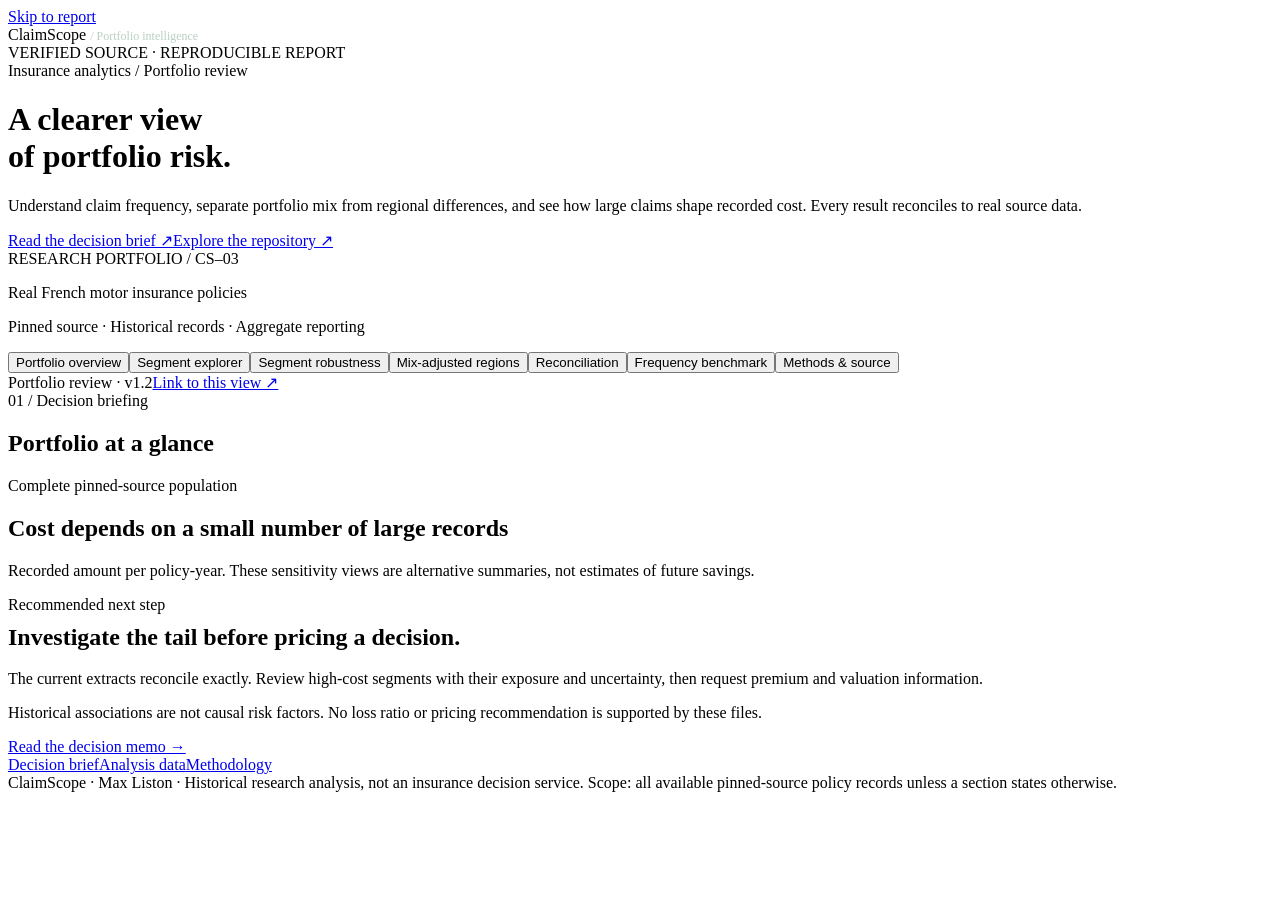
<file: src/claimscope/dashboard.html>
<!doctype html>
<html lang="en">
  <head>
    <meta charset="utf-8" />
    <meta name="viewport" content="width=device-width,initial-scale=1" />
    <title>ClaimScope · Insurance portfolio intelligence</title>
    <meta
      name="description"
      content="Auditable motor insurance portfolio reporting with real policy data, age-standardized regional comparisons, uncertainty estimates, and reproducible SQL."
    />
    <style>
      __STYLE__
    </style>
  </head>
  <body data-view="overview">
    <a class="skip" href="#report">Skip to report</a>
    <header>
      <div class="brand">
        Claim<span>Scope</span>
        <span
          style="font-size:12px;font-weight:400;letter-spacing:0;color:#b9d0c1"
        >
          / Portfolio intelligence</span
        >
      </div>
      <div class="status">
        <span class="status-dot"></span> VERIFIED SOURCE · REPRODUCIBLE REPORT
      </div>
    </header>
    <main id="report">
      <div class="intro">
        <div>
          <div class="eyebrow">Insurance analytics / Portfolio review</div>
          <h1>A clearer view<br />of portfolio risk.</h1>
          <p class="lede">
            Understand claim frequency, separate portfolio mix from regional
            differences, and see how large claims shape recorded cost. Every
            result reconciles to real source data.
          </p>
          <div class="hero-actions">
            <a class="primary-link" href="reports/EXECUTIVE_MEMO.md"
              >Read the decision brief ↗</a
            ><a
              class="secondary-link"
              href="https://github.com/MaxListon/claimscope-insurance-analytics"
              >Explore the repository ↗</a
            >
          </div>
        </div>
        <aside class="hero-aside" aria-label="Report coverage">
          <div class="report-code">RESEARCH PORTFOLIO / CS–03</div>
          <div class="rule"></div>
          <div class="big" id="hero-policies"></div>
          <p class="caption">Real French motor insurance policies</p>
          <div class="rule"></div>
          <p id="hero-coverage"></p>
          <p class="caption">
            Pinned source · Historical records · Aggregate reporting
          </p>
        </aside>
      </div>
      <nav class="tabs" aria-label="Report sections" role="tablist">
        <button
          role="tab"
          id="tab-overview"
          aria-controls="overview"
          aria-selected="true"
          data-tab="overview"
        >
          Portfolio overview</button
        ><button
          role="tab"
          id="tab-segments"
          aria-controls="segments"
          aria-selected="false"
          data-tab="segments"
        >
          Segment explorer</button
        ><button
          role="tab"
          id="tab-robustness"
          aria-controls="robustness"
          aria-selected="false"
          data-tab="robustness"
        >
          Segment robustness</button
        ><button
          role="tab"
          id="tab-regions"
          aria-controls="regions"
          aria-selected="false"
          data-tab="regions"
        >
          Mix-adjusted regions</button
        ><button
          role="tab"
          id="tab-quality"
          aria-controls="quality"
          aria-selected="false"
          data-tab="quality"
        >
          Reconciliation</button
        ><button
          role="tab"
          id="tab-model"
          aria-controls="model"
          aria-selected="false"
          data-tab="model"
        >
          Frequency benchmark</button
        ><button
          role="tab"
          id="tab-methods"
          aria-controls="methods"
          aria-selected="false"
          data-tab="methods"
        >
          Methods & source
        </button>
      </nav>
      <div class="view-tools">
        <span>Portfolio review · v1.2</span
        ><a id="view-link" href="#overview">Link to this view ↗</a>
      </div>
      <section
        class="panel"
        id="overview"
        role="tabpanel"
        aria-labelledby="tab-overview"
      >
        <div class="eyebrow">01 / Decision briefing</div>
        <div class="metric-head">
          <h2>Portfolio at a glance</h2>
          <span class="caption">Complete pinned-source population</span>
        </div>
        <div class="cards" id="overview-cards"></div>
        <div class="note good" id="overview-note"></div>
        <div class="findings" id="decision-findings"></div>
        <div class="grid">
          <div class="box">
            <h2>Cost depends on a small number of large records</h2>
            <p class="caption">
              Recorded amount per policy-year. These sensitivity views are
              alternative summaries, not estimates of future savings.
            </p>
            <div id="sensitivity" class="chart"></div>
            <p class="caption" id="interval"></p>
          </div>
          <div class="box">
            <div class="eyebrow">Recommended next step</div>
            <h2 style="margin-top:10px">
              Investigate the tail before pricing a decision.
            </h2>
            <p>
              The current extracts reconcile exactly. Review high-cost segments
              with their exposure and uncertainty, then request premium and
              valuation information.
            </p>
            <p class="caption">
              Historical associations are not causal risk factors. No loss ratio
              or pricing recommendation is supported by these files.
            </p>
            <a href="reports/EXECUTIVE_MEMO.md">Read the decision memo →</a>
          </div>
        </div>
      </section>
      <section
        class="panel"
        id="segments"
        role="tabpanel"
        aria-labelledby="tab-segments"
        hidden
      >
        <div class="eyebrow">02 / Portfolio segmentation</div>
        <h2>Compare rates, not just totals</h2>
        <p class="caption">
          Controls affect this section only. Portfolio, reconciliation, and
          benchmark figures use the complete relevant population.
        </p>
        <div class="controls">
          <label
            >Group policies by<select
              aria-label="Group policies by"
              id="dimension"
            ></select></label
          ><label
            >Compare metric<select aria-label="Compare metric" id="metric">
              <option value="frequency">
                Reported claims / 100 policy-years
              </option>
              <option value="recorded_cost_per_year">
                Recorded amount / policy-year
              </option>
              <option value="mean_recorded_claim">
                Mean recorded claim amount
              </option>
            </select></label
          ><label
            >Minimum policy-years<select
              aria-label="Minimum policy-years"
              id="minimum"
            >
              <option value="0">All segments</option>
              <option value="1000" selected>1,000</option>
              <option value="5000">5,000</option>
              <option value="20000">20,000</option>
            </select></label
          ><button class="download" id="download">
            Export visible rows (CSV)
          </button>
        </div>
        <div class="box">
          <div id="segment-chart"></div>
          <p class="caption">
            Bars sorted by selected metric. Full table includes 95% Poisson
            frequency intervals, which assume independent Poisson counts and may
            understate uncertainty under heterogeneity.
          </p>
          <div class="scroll"><table id="segment-table"></table></div>
        </div>
        <div class="note">
          Count frequency uses reported policy counts. Recorded amount metrics
          use linked amount records. Their definitions differ when extracts
          disagree. Low-volume segments are flagged; raw comparisons do not
          adjust for portfolio mix.
        </div>
      </section>
      <section
        class="panel"
        id="robustness"
        role="tabpanel"
        aria-labelledby="tab-robustness"
        hidden
      >
        <div class="eyebrow">Decision confidence / Policy bootstrap</div>
        <h2>Which segment conclusions survive the uncertainty?</h2>
        <p class="lede">
          Resample complete policies, preserve zero-claim exposure, and compare
          recorded cost before and after a common claim cap. Inspect the
          stability of a ranking before using it to prioritize a review.
        </p>
        <div class="controls">
          <label
            >Review segments by<select
              id="robust-dimension"
              aria-label="Review segments by"
            ></select></label
          ><label
            >Uncertainty metric<select
              id="robust-metric"
              aria-label="Uncertainty metric"
            >
              <option value="cost">Recorded cost / policy-year</option>
              <option value="frequency">Claims / 100 policy-years</option>
            </select></label
          >
        </div>
        <div class="cards" id="robust-cards"></div>
        <div class="box">
          <h3>Observed estimates and 95% policy-bootstrap intervals</h3>
          <div id="robust-chart" aria-live="polite"></div>
          <div class="interval-axis" id="robust-axis"></div>
          <p class="caption">
            Dots mark observed rates; pale lines show within-segment percentile
            intervals from 400 policy resamples. These intervals describe sample
            variability under independent-policy sampling, not future claims,
            reserve adequacy, or simultaneous coverage across segments.
          </p>
          <div class="scroll"><table id="robust-table"></table></div>
        </div>
        <div class="grid">
          <div class="box">
            <h3>Interpret the ranking carefully</h3>
            <p>
              Top-quartile share is how often an eligible segment appears in the
              highest-cost quarter of within-dimension resamples. It is a
              descriptive stability measure, not a probability of intrinsic risk
              or future loss.
            </p>
            <p class="caption">
              Ranking eligibility requires at least 1,000 policy-years and 30
              reported claims. The top quarter contains ceil(eligible segments ÷
              4), with label order breaking exact resample ties. Segment sample
              sizes are held fixed.
            </p>
          </div>
          <div class="box">
            <h3>Is a large policy driving the result?</h3>
            <p>
              The largest-policy share reports the contribution of one policy's
              combined recorded claims. The capped ranking uses the same
              exposure and caps each linked claim record at the full source 99th
              percentile.
            </p>
            <p class="caption">
              Capping changes the outcome definition. A changed rank
              demonstrates tail sensitivity; it does not identify the correct
              premium, estimate savings, or establish causation.
            </p>
          </div>
        </div>
        <div class="note">
          Few claims and rare losses limit every interval. An empirical
          bootstrap cannot create unobserved events or unseen extreme losses.
          For a zero-claim segment, its bootstrap frequency interval is
          degenerate; the Segment explorer's Poisson upper bound provides a
          complementary assumption-based view.
        </div>
        <p>
          <a href="reports/segment_robustness.csv"
            >Download all segment robustness results (CSV)</a
          >
        </p>
      </section>

      <section
        class="panel"
        id="regions"
        role="tabpanel"
        aria-labelledby="tab-regions"
        hidden
      >
        <div class="eyebrow">Portfolio mix / Direct standardization</div>
        <h2>How much does the age mix change the comparison?</h2>
        <p class="lede">
          Apply the same portfolio-wide driver-age distribution to every
          supported region. Compare crude frequency with an age-standardized
          rate before interpreting a regional ranking.
        </p>
        <div class="cards" id="region-cards"></div>
        <div class="box">
          <div class="controls">
            <label
              >Rank regions by<select
                id="region-sort"
                aria-label="Rank regions by"
              >
                <option value="standardized_rate">
                  Age-standardized frequency
                </option>
                <option value="crude_rate">Crude frequency</option>
              </select></label
            ><label
              >Minimum exposure in every age band<select
                id="region-support"
                aria-label="Minimum exposure in every age band"
              >
                <option value="50">50 policy-years</option>
                <option value="100" selected>100 policy-years</option>
                <option value="250">250 policy-years</option>
              </select></label
            >
          </div>
          <div class="legend">
            <span><i class="key light"></i>Crude</span
            ><span><i class="key"></i>Age-standardized</span>
          </div>
          <div id="region-chart" aria-live="polite"></div>
          <p class="caption">
            Claims per 100 policy-years. A common age distribution removes
            measured age composition only. Region differences can still reflect
            other products, drivers, vehicles, or selection.
          </p>
          <div class="scroll"><table id="region-table"></table></div>
          <p class="caption">
            95% standardized intervals use independent Poisson cell counts and a
            normal approximation. Regions failing any age-band exposure
            requirement remain visible as unsupported; their rates are not
            imputed.
          </p>
        </div>
        <div class="note">
          A standardized rate is a descriptive comparison, not a causal regional
          effect or an underwriting recommendation. Rankings are exploratory and
          do not adjust for multiple comparisons.
        </div>
        <p class="caption">
          <a href="reports/regions.csv"
            >Download the primary standardization report (100 policy-years per
            age band)</a
          >
        </p>
      </section>
      <section
        class="panel"
        id="quality"
        role="tabpanel"
        aria-labelledby="tab-quality"
        hidden
      >
        <div class="eyebrow">03 / Audit trail</div>
        <h2>Every total has a route back to the source</h2>
        <div class="cards" id="quality-cards"></div>
        <div class="box">
          <h3>Policy count vs amount-record count</h3>
          <div class="scroll"><table id="reconciliation-table"></table></div>
          <p class="caption">
            All policy records remain in the denominator, including those
            without a claim. Orphan amount records are excluded from linked
            metrics and explicitly reconciled to source totals.
          </p>
        </div>
        <div class="grid">
          <div class="box">
            <h3>Build contracts</h3>
            <div id="checks"></div>
          </div>
          <div class="box">
            <h3>The join that breaks a report</h3>
            <p>
              A policy with three amount records appears three times after a
              direct join. Summing its exposure would count it three times.
            </p>
            <div class="formula">
              claims → GROUP BY policy → LEFT JOIN policies
            </div>
            <p id="join-warning"></p>
            <p class="caption">
              Duplicate-looking amount records are retained: the source provides
              no claim ID to establish that identical amounts are duplicate
              claims.
            </p>
          </div>
        </div>
      </section>
      <section
        class="panel"
        id="model"
        role="tabpanel"
        aria-labelledby="tab-model"
        hidden
      >
        <div class="eyebrow">04 / Held-out diagnostic</div>
        <h2>Measure model performance—and its dependencies</h2>
        <p>
          Regularized Poisson regression predicts annual claim frequency.
          Exposure weights make a short policy contribute proportionally less
          than a full policy-year.
        </p>
        <div class="cards" id="model-cards"></div>
        <div class="grid">
          <div class="box">
            <h3>Calibration across held-out risk deciles</h3>
            <div class="legend">
              <span><i class="key"></i>Observed</span
              ><span><i class="key light"></i>Predicted</span>
            </div>
            <div id="calibration"></div>
            <p class="caption">
              Claims per 100 policy-years; deciles use predicted rate. Tied
              predictions are deterministically ordered by policy ID. The
              downloadable CSV preserves exposure and counts.
            </p>
          </div>
          <div class="box">
            <h3>Evaluation design</h3>
            <div id="model-details"></div>
            <p>
              Features: driver age band, vehicle age band, bonus/malus band,
              area, fuel, region, and vehicle power. Identifiers and
              amount-record outcomes are excluded.
            </p>
            <p class="caption">
              Policy ID hashing separates train / validation / test. No dates or
              customer linkage are available, so this is neither temporal
              validation nor evidence of generalization to new customers.
              Bonus/malus availability at underwriting is unverified.
            </p>
          </div>
        </div>
        <div class="box model-comparison">
          <h3>Does the result depend on bonus/malus information?</h3>
          <p class="caption">
            A frozen sensitivity model removes bonus/malus, whose availability
            at original underwriting is unverified. The original split and
            selected regularization are unchanged. This extension follows
            inspection of the original holdout; it is not fresh validation.
          </p>
          <div class="scroll"><table id="ablation-table"></table></div>
          <p id="model-uncertainty" class="caption"></p>
        </div>
        <div class="note">
          Exploratory benchmark only. No premium quoting, underwriting,
          protected-group fairness conclusion, or production model endpoint.
          Lower deviance measures average count fit, not profit.
        </div>
      </section>
      <section
        class="panel"
        id="methods"
        role="tabpanel"
        aria-labelledby="tab-methods"
        hidden
      >
        <div class="eyebrow">05 / Reproducibility</div>
        <h2>Definitions that travel with the dashboard</h2>
        <div class="grid">
          <div class="box">
            <h3>Metric dictionary</h3>
            <ul>
              <li>
                <b>Policy-years:</b> sum of source exposure, without clipping
                values above one.
              </li>
              <li><b>Frequency:</b> reported claim count ÷ policy-years.</li>
              <li>
                <b>Recorded cost / year:</b> linked recorded amounts ÷
                policy-years.
              </li>
              <li>
                <b>Mean recorded claim:</b> linked recorded amounts ÷ linked
                amount-record count.
              </li>
              <li>
                <b>Loss ratio:</b> unavailable, because earned premium is
                absent.
              </li>
            </ul>
            <p>
              Amount units are left as source monetary units; inflation and
              valuation dates are not available. Some amounts follow French
              IRSA-IDA settlement conventions.
            </p>
          </div>
          <div class="box">
            <h3>Real source, pinned version</h3>
            <p>
              CASdatasets · freMTPL2freq and freMTPL2sev. Anonymized French
              motor third-party liability records from a private insurer.
            </p>
            <p>
              <a
                href="https://github.com/dutangc/CASdatasets"
                target="_blank"
                rel="noopener"
                >Original dataset repository ↗</a
              >
            </p>
            <p class="caption" id="source-version"></p>
            <p>
              Policy bootstrap: 400 resamples, seed 20261110. All claims
              belonging to a policy remain together. This measures sample
              variability, not reserve uncertainty, inflation, or future
              portfolio drift.
            </p>
            <p>
              <a href="reports/analysis.json">Download analysis JSON</a> ·
              <a href="reports/segments.csv">Segment CSV</a> ·
              <a href="reports/calibration.csv">Calibration CSV</a>
            </p>
          </div>
        </div>
        <div class="note good">
          Rebuild with the Python pipeline to verify source fingerprints, rerun
          SQL reconciliation, refit the benchmark, and regenerate every figure.
          This page works offline and includes aggregate results only.
        </div>
      </section>
      <div class="foot">
        <div class="footer-links">
          <a href="reports/EXECUTIVE_MEMO.md">Decision brief</a
          ><a href="reports/analysis.json">Analysis data</a
          ><a
            href="https://github.com/MaxListon/claimscope-insurance-analytics/blob/main/docs/METHODOLOGY.md"
            >Methodology</a
          >
        </div>
        ClaimScope · Max Liston · Historical research analysis, not an insurance
        decision service. Scope: all available pinned-source policy records
        unless a section states otherwise.
      </div>
    </main>
    <script id="dataset" type="application/json">
      __DATA__
    </script>
    <script>
      __SCRIPT__
    </script>
  </body>
</html>
</file>
